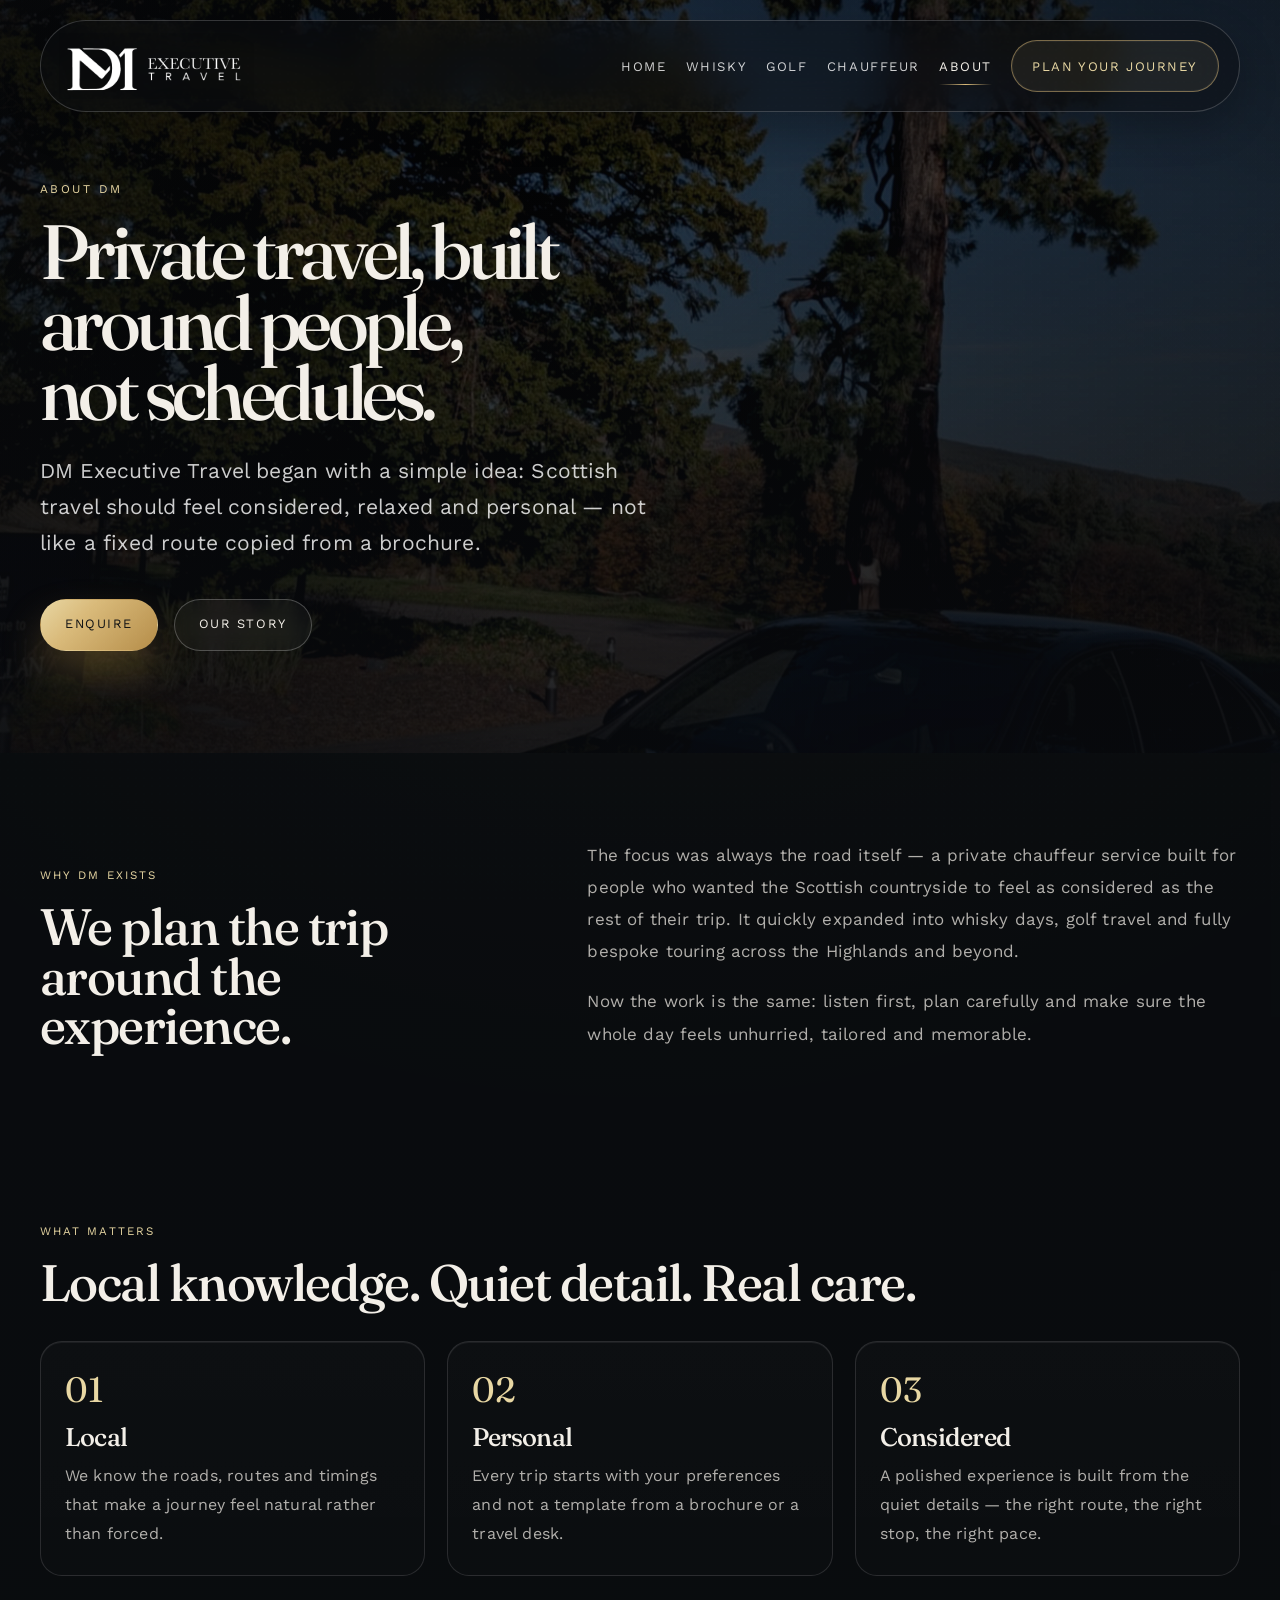
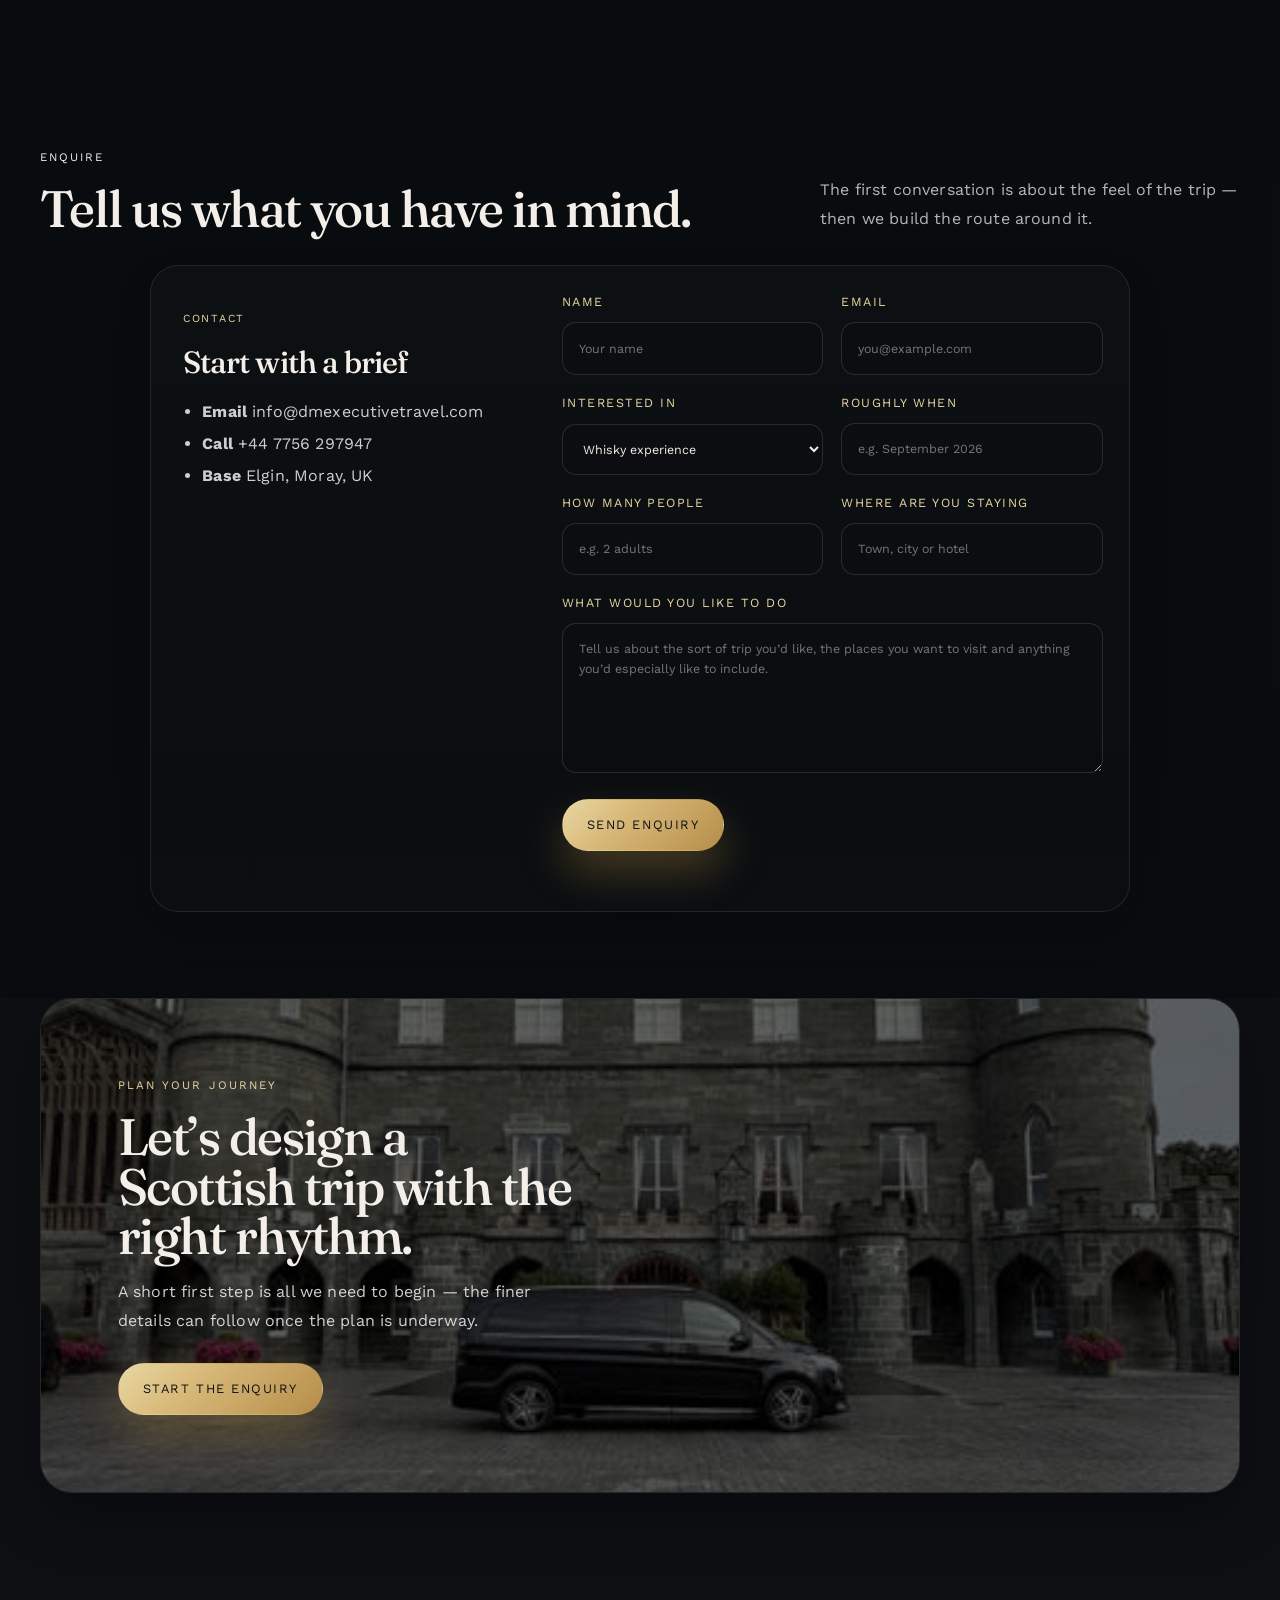
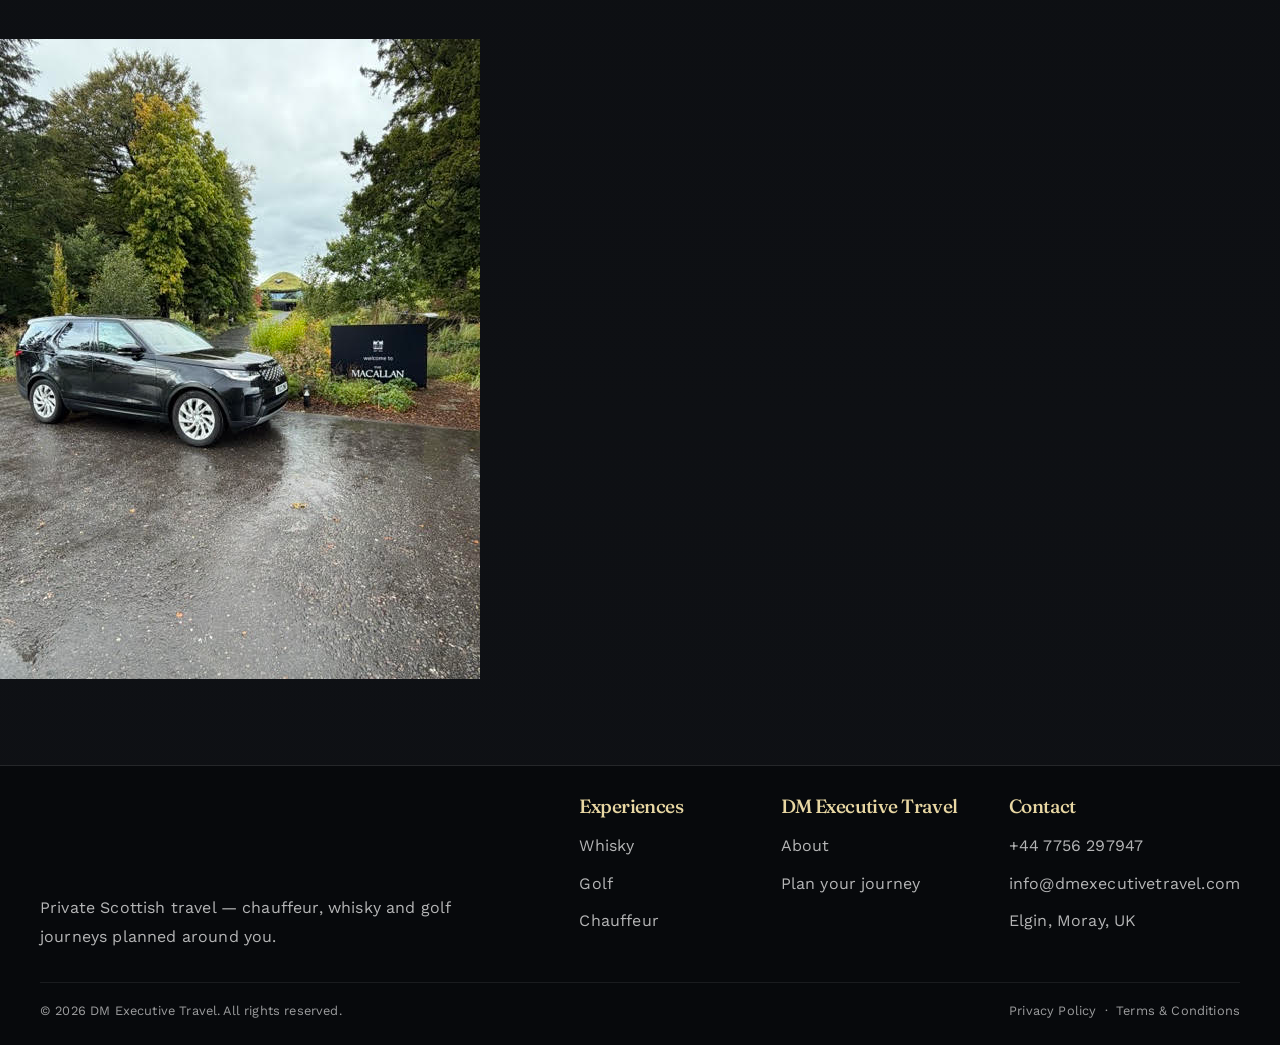
<file: dm exec/about.backup.html>
<!DOCTYPE html>
<html lang="en">
<head>
  <meta charset="UTF-8">

  <meta name="viewport" content="width=device-width, initial-scale=1.0">

  <meta
    name="robots"
    content="noindex, nofollow, noarchive, nosnippet, noimageindex"
  >

  <meta
    name="description"
    content="Learn more about DM Executive Travel and tell us what kind of whisky, golf or private Scotland journey you’d like to plan."
  >

  <title>
    About + Plan Your Journey | DM Executive Travel
  </title>

  <link rel="preconnect" href="https://fonts.googleapis.com">
  <link rel="preconnect" href="https://fonts.gstatic.com" crossorigin>

  <link
    href="https://fonts.googleapis.com/css2?family=Fraunces:ital,opsz,wght@0,9..144,300;0,9..144,400;0,9..144,500;0,9..144,600;1,9..144,400;1,9..144,500&family=Work+Sans:wght@300;400;500;600&display=swap"
    rel="stylesheet"
  >

  <link rel="stylesheet" href="assets/style.css">

  <style>
    .nav__logo {
      display: flex;
      align-items: center;
      justify-content: flex-start;
      width: 195px;
      height: 66px;
      overflow: hidden;
      flex-shrink: 0;
      background: transparent !important;
    }

    .nav__logo img {
      display: block;
      width: 195px;
      height: 66px;
      object-fit: cover;
      object-position: center;
      mix-blend-mode: screen;
      background: transparent;
      border: 0;
    }

    .footer__logo > img {
      display: block;
      width: 220px;
      height: 78px;
      object-fit: cover;
      object-position: center;
      mix-blend-mode: screen;
      background: transparent;
      border: 0;
      margin-bottom: 20px;
    }

    @media (max-width: 1000px) {
      .nav__logo {
        width: 165px;
        height: 58px;
      }

      .nav__logo img {
        width: 165px;
        height: 58px;
      }
    }

    @media (max-width: 700px) {
      .nav__logo {
        width: 145px;
        height: 50px;
      }

      .nav__logo img {
        width: 145px;
        height: 50px;
      }

      .footer__logo > img {
        width: 190px;
        height: 68px;
      }
    }
  </style>

</head>

<body>

  <div class="grain"></div>


  <!-- NAVIGATION -->

  <nav class="nav" id="siteNav">

    <a
      href="index.html"
      class="nav__logo"
      aria-label="DM Executive Travel home"
    >
      <img
        src="assets/logo.svg"
        alt="DM Executive Travel"
      >
    </a>

    <button
      class="nav__toggle"
      id="navToggle"
      aria-label="Menu"
    >
      &#9776;
    </button>

    <div class="nav__links" id="navLinks">

      <a href="index.html">
        Home
      </a>

      <a href="whisky.html">
        Whisky
      </a>

      <a href="golf.html">
        Golf
      </a>

      <a href="chauffeur.html">
        Chauffeur
      </a>

      <a
        href="about.html"
        class="current"
      >
        About
      </a>

      <a
        href="about.html#enquiry"
        class="nav__cta"
      >
        Plan your journey
      </a>

    </div>

  </nav>


  <!-- HERO -->

  <header
    class="hero"
    style="min-height:72vh;"
  >

    <div
      class="page-hero__media"
      style="position:absolute; inset:0;"
    >
      <img
        src="assets/mcallan2.jpg"
        alt="Scottish countryside and road in the Highlands"
        style="animation:kenburns 20s ease-out forwards;"
      >
    </div>

    <div class="page-hero__scrim"></div>

    <div class="page-hero__content">

      <div class="page-hero__inner">

        <p class="page-hero__kicker">
          About DM
        </p>

        <h1>
          Private travel, built around people, not schedules.
        </h1>

        <p class="page-hero__sub">
          DM Executive Travel began with a simple idea:
          Scottish travel should feel considered, relaxed and personal —
          not like a fixed route copied from a brochure.
        </p>

        <div
          style="
            display:flex;
            gap:16px;
            margin-top:38px;
            flex-wrap:wrap;
          "
        >

          <a
            href="#enquiry"
            class="btn btn--gold"
          >
            Enquire
          </a>

          <a
            href="#story"
            class="btn btn--ghost"
          >
            Our story
          </a>

        </div>

      </div>

    </div>

  </header>


  <main>


    <!-- STORY -->

    <section
      class="intro"
      id="story"
    >

      <div class="wrap intro__grid">

        <div>

          <p class="kicker">
            Why DM exists
          </p>

          <h2>
            We plan the trip around the experience.
          </h2>

        </div>


        <div>

          <p class="intro__body">
            The focus was always the road itself — a private chauffeur
            service built for people who wanted the Scottish countryside
            to feel as considered as the rest of their trip. It quickly
            expanded into whisky days, golf travel and fully bespoke touring
            across the Highlands and beyond.
          </p>

          <p class="intro__body">
            Now the work is the same: listen first, plan carefully
            and make sure the whole day feels unhurried, tailored and memorable.
          </p>

        </div>

      </div>

    </section>


    <!-- WHAT MATTERS -->

    <section class="why">

      <div class="wrap">

        <div class="why__head">

          <p class="kicker">
            What matters
          </p>

          <h2>
            Local knowledge. Quiet detail. Real care.
          </h2>

        </div>


        <div class="why__list">


          <div class="why__item">

            <span>01</span>

            <h3>
              Local
            </h3>

            <p>
              We know the roads, routes and timings that make
              a journey feel natural rather than forced.
            </p>

          </div>


          <div class="why__item">

            <span>02</span>

            <h3>
              Personal
            </h3>

            <p>
              Every trip starts with your preferences and not
              a template from a brochure or a travel desk.
            </p>

          </div>


          <div class="why__item">

            <span>03</span>

            <h3>
              Considered
            </h3>

            <p>
              A polished experience is built from the quiet details —
              the right route, the right stop, the right pace.
            </p>

          </div>


        </div>

      </div>

    </section>


    <!-- ENQUIRY -->

    <section
      class="journeys"
      id="enquiry"
    >

      <div class="wrap">


        <div class="journeys__head">

          <div>

            <p
              class="kicker"
              style="color:var(--gold-light);"
            >
              Enquire
            </p>

            <h2>
              Tell us what you have in mind.
            </h2>

          </div>

          <p class="journeys__note">
            The first conversation is about the feel of the trip —
            then we build the route around it.
          </p>

        </div>


        <div class="enquiry-card">


          <div class="enquiry-card__meta">

            <p class="jcard__day">
              Contact
            </p>

            <h3>
              Start with a brief
            </h3>

            <ul>

              <li>
                <b>Email</b>
                info@dmexecutivetravel.com
              </li>

              <li>
                <b>Call</b>
                +44 7756 297947
              </li>

              <li>
                <b>Base</b>
                Elgin, Moray, UK
              </li>

            </ul>

          </div>


          <form
            class="contact-form"
            id="journeyEnquiryForm"
            action="https://formsubmit.co/ajax/info@dmexecutivetravel.com"
            method="post"
          >

            <input type="hidden" name="_subject" value="New DM Executive Travel enquiry">
            <input type="hidden" name="_template" value="table">
            <input type="text" name="_honey" tabindex="-1" autocomplete="off" aria-hidden="true" style="position:absolute;left:-9999px;opacity:0;pointer-events:none;">

            <div class="form-grid">


              <label>

                <span>
                  Name
                </span>

                <input
                  type="text"
                  name="name"
                  required
                  autocomplete="name"
                  placeholder="Your name"
                >

              </label>


              <label>

                <span>
                  Email
                </span>

                <input
                  type="email"
                  name="email"
                  required
                  autocomplete="email"
                  placeholder="you@example.com"
                >

              </label>


              <label>

                <span>
                  Interested in
                </span>

                <select name="interest">

                  <option>
                    Whisky experience
                  </option>

                  <option>
                    Golf trip
                  </option>

                  <option>
                    Private chauffeur
                  </option>

                  <option>
                    Bespoke Scotland tour
                  </option>

                </select>

              </label>


              <label>

                <span>
                  Roughly when
                </span>

                <input
                  type="text"
                  name="dates"
                  placeholder="e.g. September 2026"
                >

              </label>


              <label>

                <span>
                  How many people
                </span>

                <input
                  type="text"
                  name="partySize"
                  placeholder="e.g. 2 adults"
                >

              </label>


              <label>

                <span>
                  Where are you staying
                </span>

                <input
                  type="text"
                  name="stayLocation"
                  placeholder="Town, city or hotel"
                >

              </label>


            </div>


            <label>

              <span>
                What would you like to do
              </span>

              <textarea
                name="message"
                required
                rows="5"
                placeholder="Tell us about the sort of trip you’d like, the places you want to visit and anything you’d especially like to include."
              ></textarea>

            </label>


            <button
              type="submit"
              class="btn btn--gold"
            >
              Send enquiry
            </button>
            <p id="enquiryStatus" role="status" aria-live="polite" style="margin-top:16px;"></p>

          </form>


        </div>

      </div>

    </section>


    <!-- CTA -->

    <section class="cta-band">

      <img
        src="assets/vanoutsidecastle.jpg"
        alt="Scottish landscape with mountains and valley"
      >

      <div class="cta-band__content">

        <p class="kicker">
          Plan your journey
        </p>

        <h2>
          Let’s design a Scottish trip with the right rhythm.
        </h2>

        <p>
          A short first step is all we need to begin —
          the finer details can follow once the plan is underway.
        </p>

        <a
          href="mailto:info@dmexecutivetravel.com"
          class="btn btn--gold"
        >
          Start the enquiry
        </a>

      </div>

    </section>


  
<section class="client-photo-gallery" aria-label="DM Executive Travel photography"><div class="client-photo-gallery__inner"><img src="assets/mcallan.jpg" alt="DM Executive Travel at mcallan" loading="lazy"></div></section>
</main>


  <!-- FOOTER -->

  <footer>

    <div class="wrap">


      <div class="footer__top">


        <div class="footer__logo">

          <img
            src="assets/logo.svg"
            alt="DM Executive Travel"
          >

          <p class="footer__tag">
            Private Scottish travel — chauffeur, whisky
            and golf journeys planned around you.
          </p>

        </div>


        <div class="footer__cols">


          <div class="footer__col">

            <h4>
              Experiences
            </h4>

            <a href="whisky.html">
              Whisky
            </a>

            <a href="golf.html">
              Golf
            </a>

            <a href="chauffeur.html">
              Chauffeur
            </a>

          </div>


          <div class="footer__col">

            <h4>
              DM Executive Travel
            </h4>

            <a href="about.html">
              About
            </a>

            <a href="about.html#enquiry">
              Plan your journey
            </a>

          </div>


          <div class="footer__col">

            <h4>
              Contact
            </h4>

            <p>
              +44 7756 297947
            </p>

            <p>
              info@dmexecutivetravel.com
            </p>

            <p>
              Elgin, Moray, UK
            </p>

          </div>


        </div>

      </div>


      <div class="footer__bottom">

        <span>
          &copy; 2026 DM Executive Travel. All rights reserved.
        </span>

        <span>
          Privacy Policy
          &nbsp;·&nbsp;
          Terms &amp; Conditions
        </span>

      </div>


    </div>

  </footer>


  <script src="assets/site.js"></script>
  <script>
    (() => {
      const form = document.getElementById('journeyEnquiryForm');
      const status = document.getElementById('enquiryStatus');
      if (!form || !status) return;

      form.addEventListener('submit', async (event) => {
        event.preventDefault();
        if (!form.reportValidity()) return;
        const button = form.querySelector('button[type="submit"]');
        button.disabled = true;
        button.textContent = 'Sending…';
        status.textContent = '';
        try {
          const response = await fetch(form.action, {
            method: 'POST',
            body: new FormData(form),
            headers: { 'Accept': 'application/json' }
          });
          const result = await response.json();
          if (!response.ok || result.success === false || result.success === 'false') {
            throw new Error(result.message || 'Submission was not accepted');
          }
          form.reset();
          status.textContent = 'Thank you! Your enquiry has been sent. We’ll be in touch soon.';
        } catch (error) {
          status.textContent = 'Form error: ' + error.message; console.error('FormSubmit error:', error);
        } finally {
          button.disabled = false;
          button.textContent = 'Send enquiry';
        }
      });
    })();
  </script>

</body>
</html>
</file>
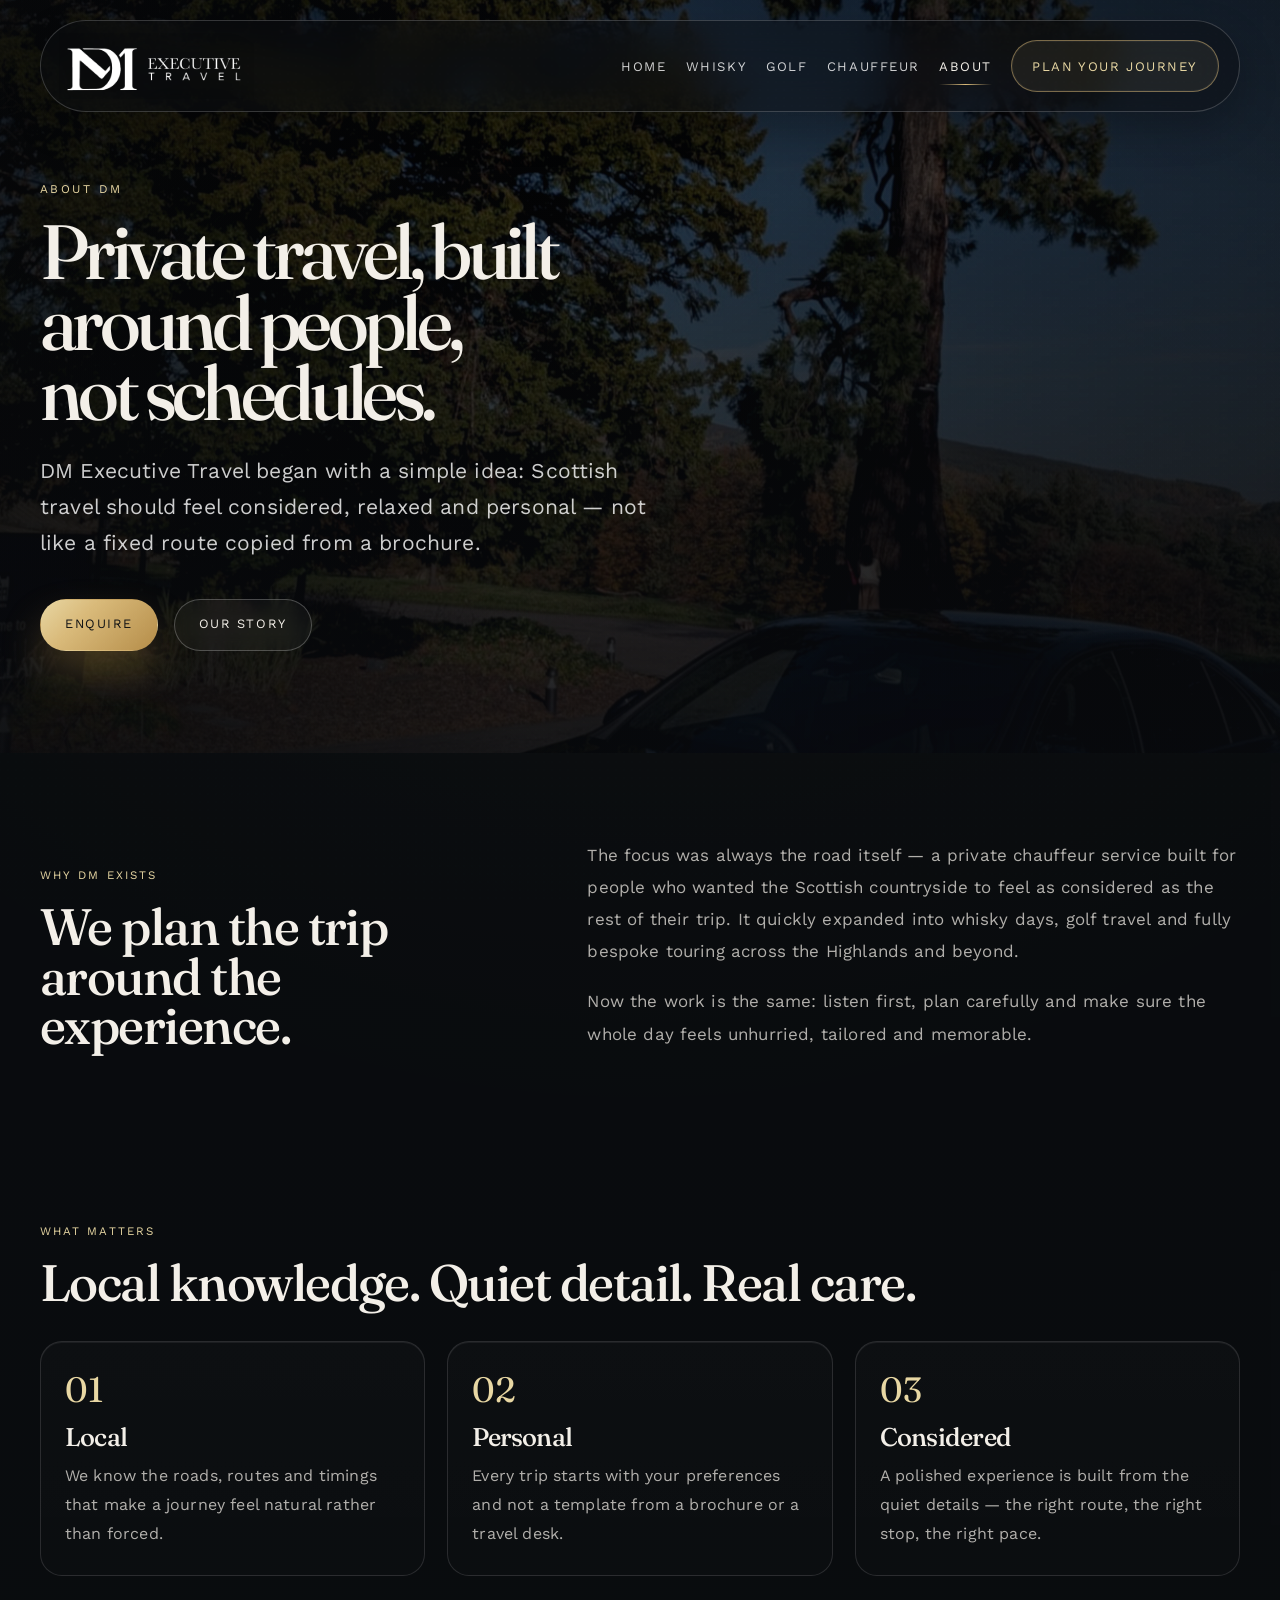
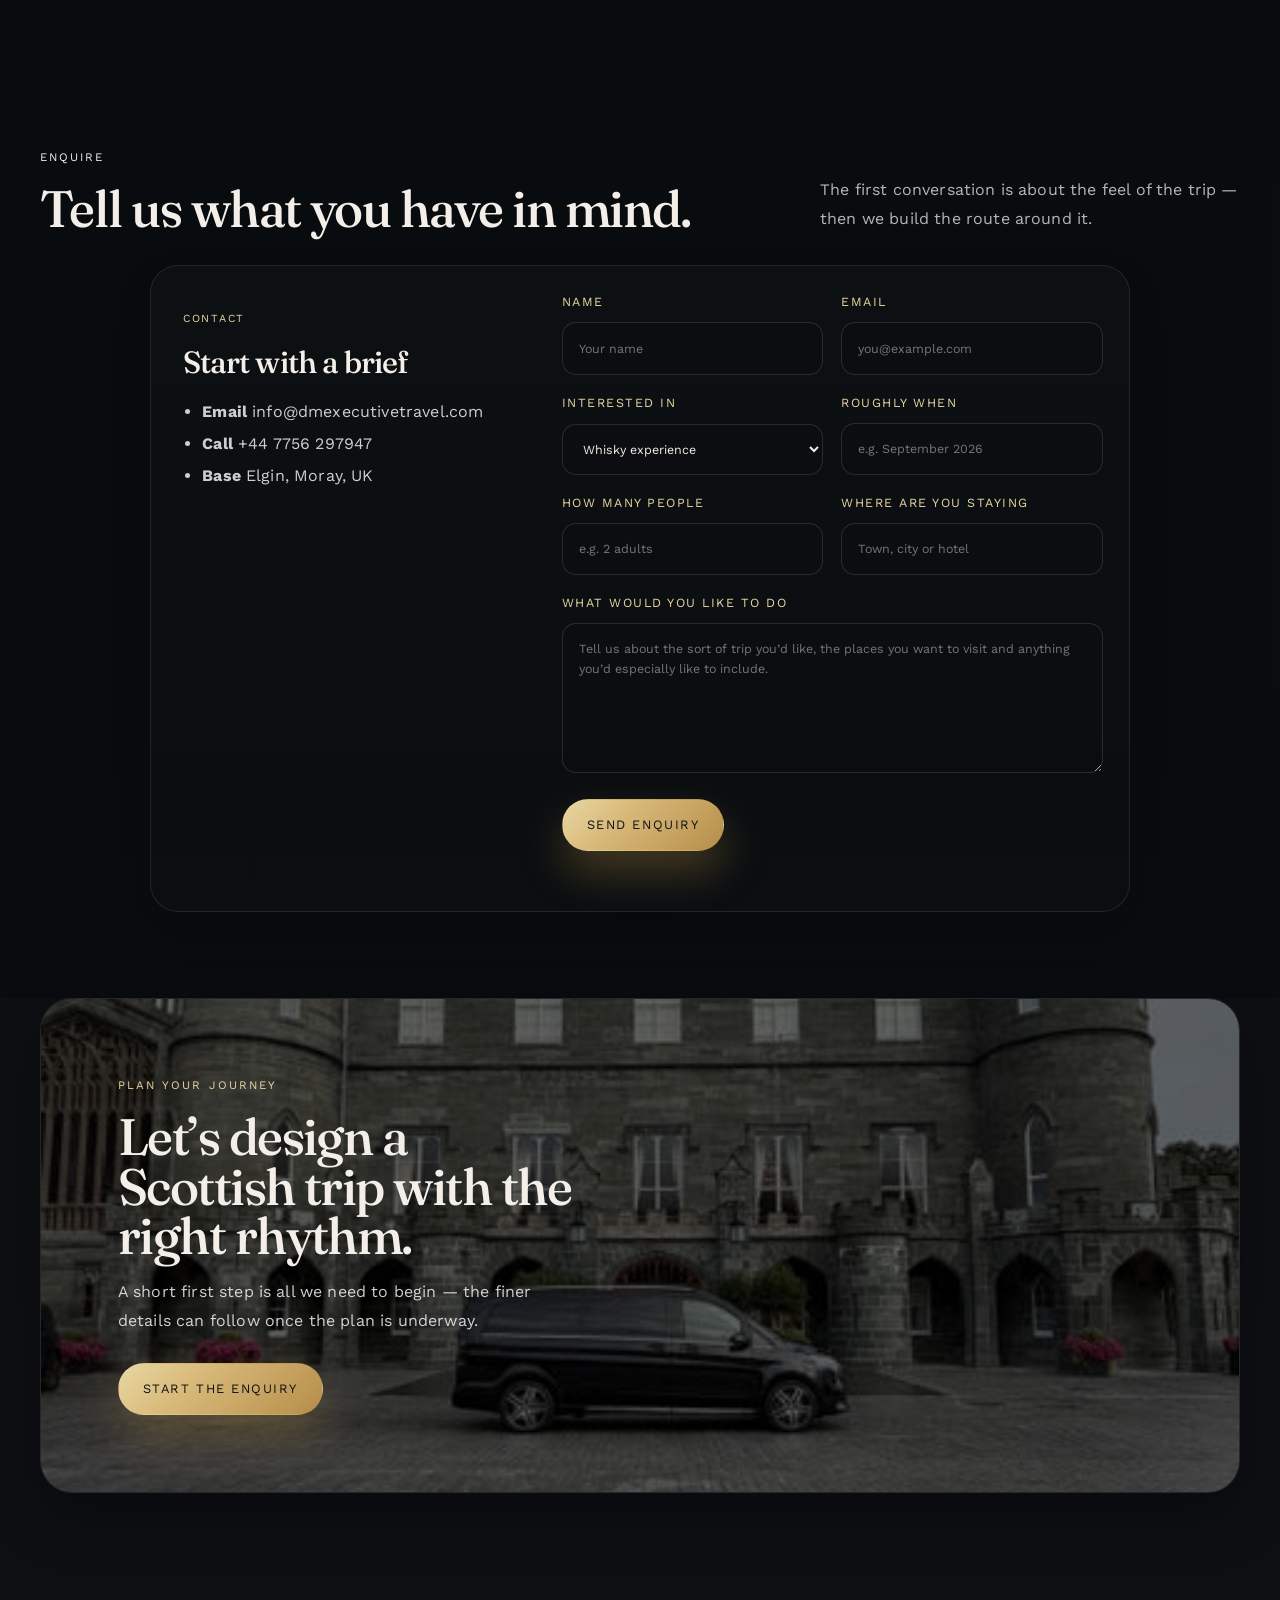
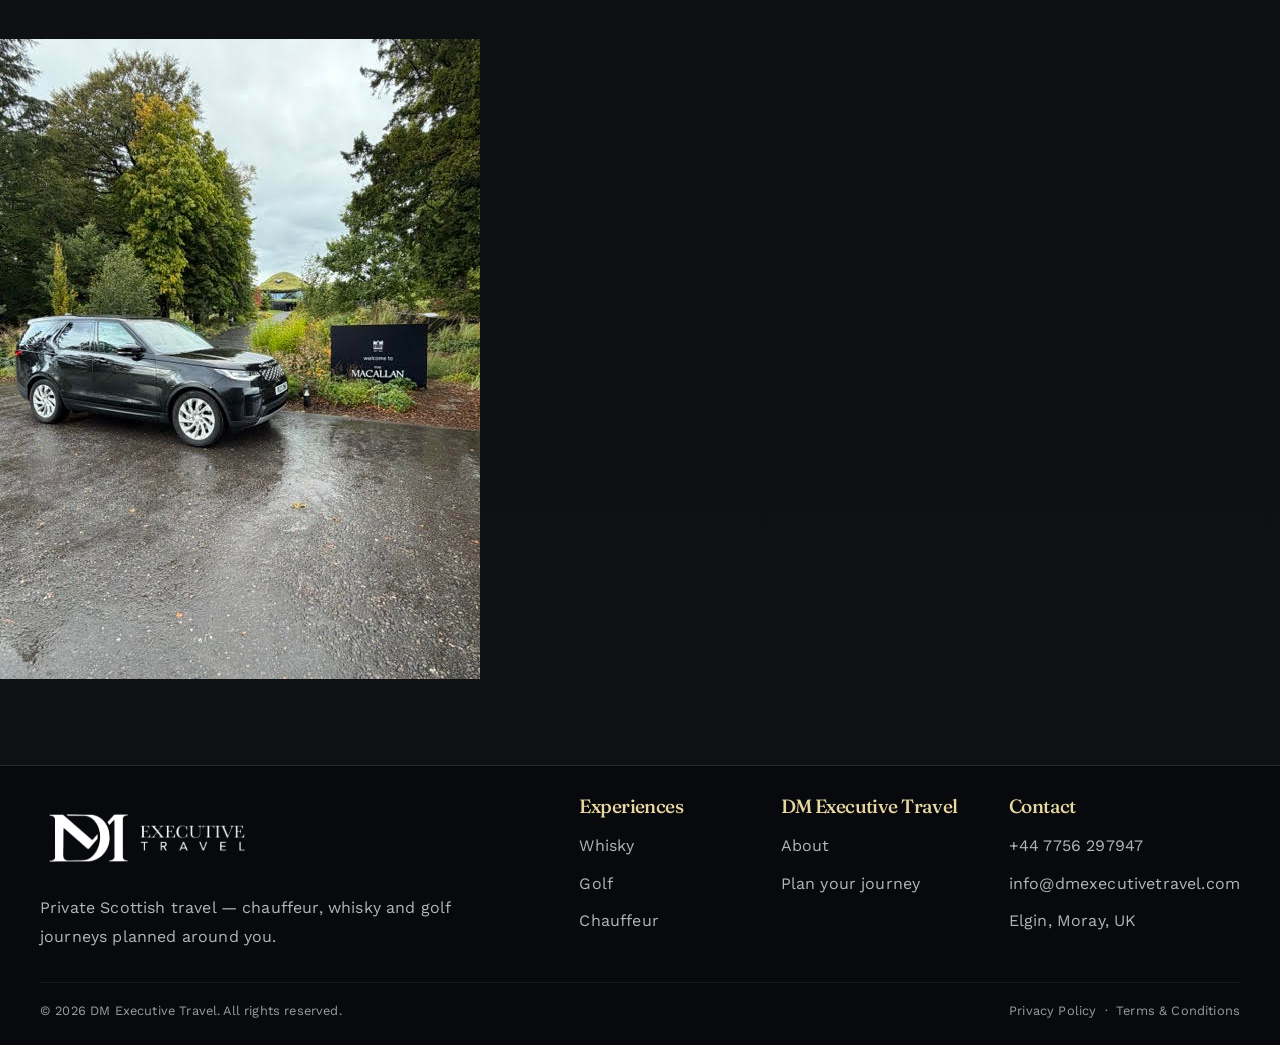
<file: dm exec/about.html>
<!DOCTYPE html>
<html lang="en">
<head>
  <meta charset="UTF-8">

  <meta name="viewport" content="width=device-width, initial-scale=1.0">

  <meta
    name="robots"
    content="noindex, nofollow, noarchive, nosnippet, noimageindex"
  >

  <meta
    name="description"
    content="Learn more about DM Executive Travel and tell us what kind of whisky, golf or private Scotland journey you’d like to plan."
  >

  <title>
    About + Plan Your Journey | DM Executive Travel
  </title>

  <link rel="preconnect" href="https://fonts.googleapis.com">
  <link rel="preconnect" href="https://fonts.gstatic.com" crossorigin>

  <link
    href="https://fonts.googleapis.com/css2?family=Fraunces:ital,opsz,wght@0,9..144,300;0,9..144,400;0,9..144,500;0,9..144,600;1,9..144,400;1,9..144,500&family=Work+Sans:wght@300;400;500;600&display=swap"
    rel="stylesheet"
  >

  <link rel="stylesheet" href="assets/style.css">

  <style>
    .nav__logo {
      display: flex;
      align-items: center;
      justify-content: flex-start;
      width: 195px;
      height: 66px;
      overflow: hidden;
      flex-shrink: 0;
      background: transparent !important;
    }

    .nav__logo img {
      display: block;
      width: 195px;
      height: 66px;
      object-fit: cover;
      object-position: center;
      mix-blend-mode: screen;
      background: transparent;
      border: 0;
    }

    .footer__logo > img {
      display: block;
      width: 220px;
      height: 78px;
      object-fit: cover;
      object-position: center;
      mix-blend-mode: screen;
      background: transparent;
      border: 0;
      margin-bottom: 20px;
    }

    @media (max-width: 1000px) {
      .nav__logo {
        width: 165px;
        height: 58px;
      }

      .nav__logo img {
        width: 165px;
        height: 58px;
      }
    }

    @media (max-width: 700px) {
      .nav__logo {
        width: 145px;
        height: 50px;
      }

      .nav__logo img {
        width: 145px;
        height: 50px;
      }

      .footer__logo > img {
        width: 190px;
        height: 68px;
      }
    }
  </style>

</head>

<body>

  <div class="grain"></div>


  <!-- NAVIGATION -->

  <nav class="nav" id="siteNav">

    <a
      href="index.html"
      class="nav__logo"
      aria-label="DM Executive Travel home"
    >
      <img
        src="assets/logo.svg"
        alt="DM Executive Travel"
      >
    </a>

    <button
      class="nav__toggle"
      id="navToggle"
      aria-label="Menu"
    >
      &#9776;
    </button>

    <div class="nav__links" id="navLinks">

      <a href="index.html">
        Home
      </a>

      <a href="whisky.html">
        Whisky
      </a>

      <a href="golf.html">
        Golf
      </a>

      <a href="chauffeur.html">
        Chauffeur
      </a>

      <a
        href="about.html"
        class="current"
      >
        About
      </a>

      <a
        href="about.html#enquiry"
        class="nav__cta"
      >
        Plan your journey
      </a>

    </div>

  </nav>


  <!-- HERO -->

  <header
    class="hero"
    style="min-height:72vh;"
  >

    <div
      class="page-hero__media"
      style="position:absolute; inset:0;"
    >
      <img
        src="assets/mcallan2.jpg"
        alt="Scottish countryside and road in the Highlands"
        style="animation:kenburns 20s ease-out forwards;"
      >
    </div>

    <div class="page-hero__scrim"></div>

    <div class="page-hero__content">

      <div class="page-hero__inner">

        <p class="page-hero__kicker">
          About DM
        </p>

        <h1>
          Private travel, built around people, not schedules.
        </h1>

        <p class="page-hero__sub">
          DM Executive Travel began with a simple idea:
          Scottish travel should feel considered, relaxed and personal —
          not like a fixed route copied from a brochure.
        </p>

        <div
          style="
            display:flex;
            gap:16px;
            margin-top:38px;
            flex-wrap:wrap;
          "
        >

          <a
            href="#enquiry"
            class="btn btn--gold"
          >
            Enquire
          </a>

          <a
            href="#story"
            class="btn btn--ghost"
          >
            Our story
          </a>

        </div>

      </div>

    </div>

  </header>


  <main>


    <!-- STORY -->

    <section
      class="intro"
      id="story"
    >

      <div class="wrap intro__grid">

        <div>

          <p class="kicker">
            Why DM exists
          </p>

          <h2>
            We plan the trip around the experience.
          </h2>

        </div>


        <div>

          <p class="intro__body">
            The focus was always the road itself — a private chauffeur
            service built for people who wanted the Scottish countryside
            to feel as considered as the rest of their trip. It quickly
            expanded into whisky days, golf travel and fully bespoke touring
            across the Highlands and beyond.
          </p>

          <p class="intro__body">
            Now the work is the same: listen first, plan carefully
            and make sure the whole day feels unhurried, tailored and memorable.
          </p>

        </div>

      </div>

    </section>


    <!-- WHAT MATTERS -->

    <section class="why">

      <div class="wrap">

        <div class="why__head">

          <p class="kicker">
            What matters
          </p>

          <h2>
            Local knowledge. Quiet detail. Real care.
          </h2>

        </div>


        <div class="why__list">


          <div class="why__item">

            <span>01</span>

            <h3>
              Local
            </h3>

            <p>
              We know the roads, routes and timings that make
              a journey feel natural rather than forced.
            </p>

          </div>


          <div class="why__item">

            <span>02</span>

            <h3>
              Personal
            </h3>

            <p>
              Every trip starts with your preferences and not
              a template from a brochure or a travel desk.
            </p>

          </div>


          <div class="why__item">

            <span>03</span>

            <h3>
              Considered
            </h3>

            <p>
              A polished experience is built from the quiet details —
              the right route, the right stop, the right pace.
            </p>

          </div>


        </div>

      </div>

    </section>


    <!-- ENQUIRY -->

    <section
      class="journeys"
      id="enquiry"
    >

      <div class="wrap">


        <div class="journeys__head">

          <div>

            <p
              class="kicker"
              style="color:var(--gold-light);"
            >
              Enquire
            </p>

            <h2>
              Tell us what you have in mind.
            </h2>

          </div>

          <p class="journeys__note">
            The first conversation is about the feel of the trip —
            then we build the route around it.
          </p>

        </div>


        <div class="enquiry-card">


          <div class="enquiry-card__meta">

            <p class="jcard__day">
              Contact
            </p>

            <h3>
              Start with a brief
            </h3>

            <ul>

              <li>
                <b>Email</b>
                info@dmexecutivetravel.com
              </li>

              <li>
                <b>Call</b>
                +44 7756 297947
              </li>

              <li>
                <b>Base</b>
                Elgin, Moray, UK
              </li>

            </ul>

          </div>


          <form
            class="contact-form"
            id="journeyEnquiryForm"
            action="https://formsubmit.co/info@dmexecutivetravel.com"
            method="post"
          >

            <input type="hidden" name="_subject" value="New DM Executive Travel enquiry">
            <input type="hidden" name="_template" value="table">
            <input type="text" name="_honey" tabindex="-1" autocomplete="off" aria-hidden="true" style="position:absolute;left:-9999px;opacity:0;pointer-events:none;">

            <div class="form-grid">


              <label>

                <span>
                  Name
                </span>

                <input
                  type="text"
                  name="name"
                  required
                  autocomplete="name"
                  placeholder="Your name"
                >

              </label>


              <label>

                <span>
                  Email
                </span>

                <input
                  type="email"
                  name="email"
                  required
                  autocomplete="email"
                  placeholder="you@example.com"
                >

              </label>


              <label>

                <span>
                  Interested in
                </span>

                <select name="interest">

                  <option>
                    Whisky experience
                  </option>

                  <option>
                    Golf trip
                  </option>

                  <option>
                    Private chauffeur
                  </option>

                  <option>
                    Bespoke Scotland tour
                  </option>

                </select>

              </label>


              <label>

                <span>
                  Roughly when
                </span>

                <input
                  type="text"
                  name="dates"
                  placeholder="e.g. September 2026"
                >

              </label>


              <label>

                <span>
                  How many people
                </span>

                <input
                  type="text"
                  name="partySize"
                  placeholder="e.g. 2 adults"
                >

              </label>


              <label>

                <span>
                  Where are you staying
                </span>

                <input
                  type="text"
                  name="stayLocation"
                  placeholder="Town, city or hotel"
                >

              </label>


            </div>


            <label>

              <span>
                What would you like to do
              </span>

              <textarea
                name="message"
                required
                rows="5"
                placeholder="Tell us about the sort of trip you’d like, the places you want to visit and anything you’d especially like to include."
              ></textarea>

            </label>


            <button
              type="submit"
              class="btn btn--gold"
            >
              Send enquiry
            </button>
            <p id="enquiryStatus" role="status" aria-live="polite" style="margin-top:16px;"></p>

          </form>


        </div>

      </div>

    </section>


    <!-- CTA -->

    <section class="cta-band">

      <img
        src="assets/vanoutsidecastle.jpg"
        alt="Scottish landscape with mountains and valley"
      >

      <div class="cta-band__content">

        <p class="kicker">
          Plan your journey
        </p>

        <h2>
          Let’s design a Scottish trip with the right rhythm.
        </h2>

        <p>
          A short first step is all we need to begin —
          the finer details can follow once the plan is underway.
        </p>

        <a
          href="mailto:info@dmexecutivetravel.com"
          class="btn btn--gold"
        >
          Start the enquiry
        </a>

      </div>

    </section>


  
<section class="client-photo-gallery" aria-label="DM Executive Travel photography"><div class="client-photo-gallery__inner"><img src="assets/mcallan.jpg" alt="DM Executive Travel at mcallan" loading="lazy"></div></section>
</main>


  <!-- FOOTER -->

  <footer>

    <div class="wrap">


      <div class="footer__top">


        <div class="footer__logo">

          <img
            src="assets/logo.svg"
            alt="DM Executive Travel"
          >

          <p class="footer__tag">
            Private Scottish travel — chauffeur, whisky
            and golf journeys planned around you.
          </p>

        </div>


        <div class="footer__cols">


          <div class="footer__col">

            <h4>
              Experiences
            </h4>

            <a href="whisky.html">
              Whisky
            </a>

            <a href="golf.html">
              Golf
            </a>

            <a href="chauffeur.html">
              Chauffeur
            </a>

          </div>


          <div class="footer__col">

            <h4>
              DM Executive Travel
            </h4>

            <a href="about.html">
              About
            </a>

            <a href="about.html#enquiry">
              Plan your journey
            </a>

          </div>


          <div class="footer__col">

            <h4>
              Contact
            </h4>

            <p>
              +44 7756 297947
            </p>

            <p>
              info@dmexecutivetravel.com
            </p>

            <p>
              Elgin, Moray, UK
            </p>

          </div>


        </div>

      </div>


      <div class="footer__bottom">

        <span>
          &copy; 2026 DM Executive Travel. All rights reserved.
        </span>

        <span>
          Privacy Policy
          &nbsp;·&nbsp;
          Terms &amp; Conditions
        </span>

      </div>


    </div>

  </footer>


  <script src="assets/site.js"></script>


</body>
</html>
</file>
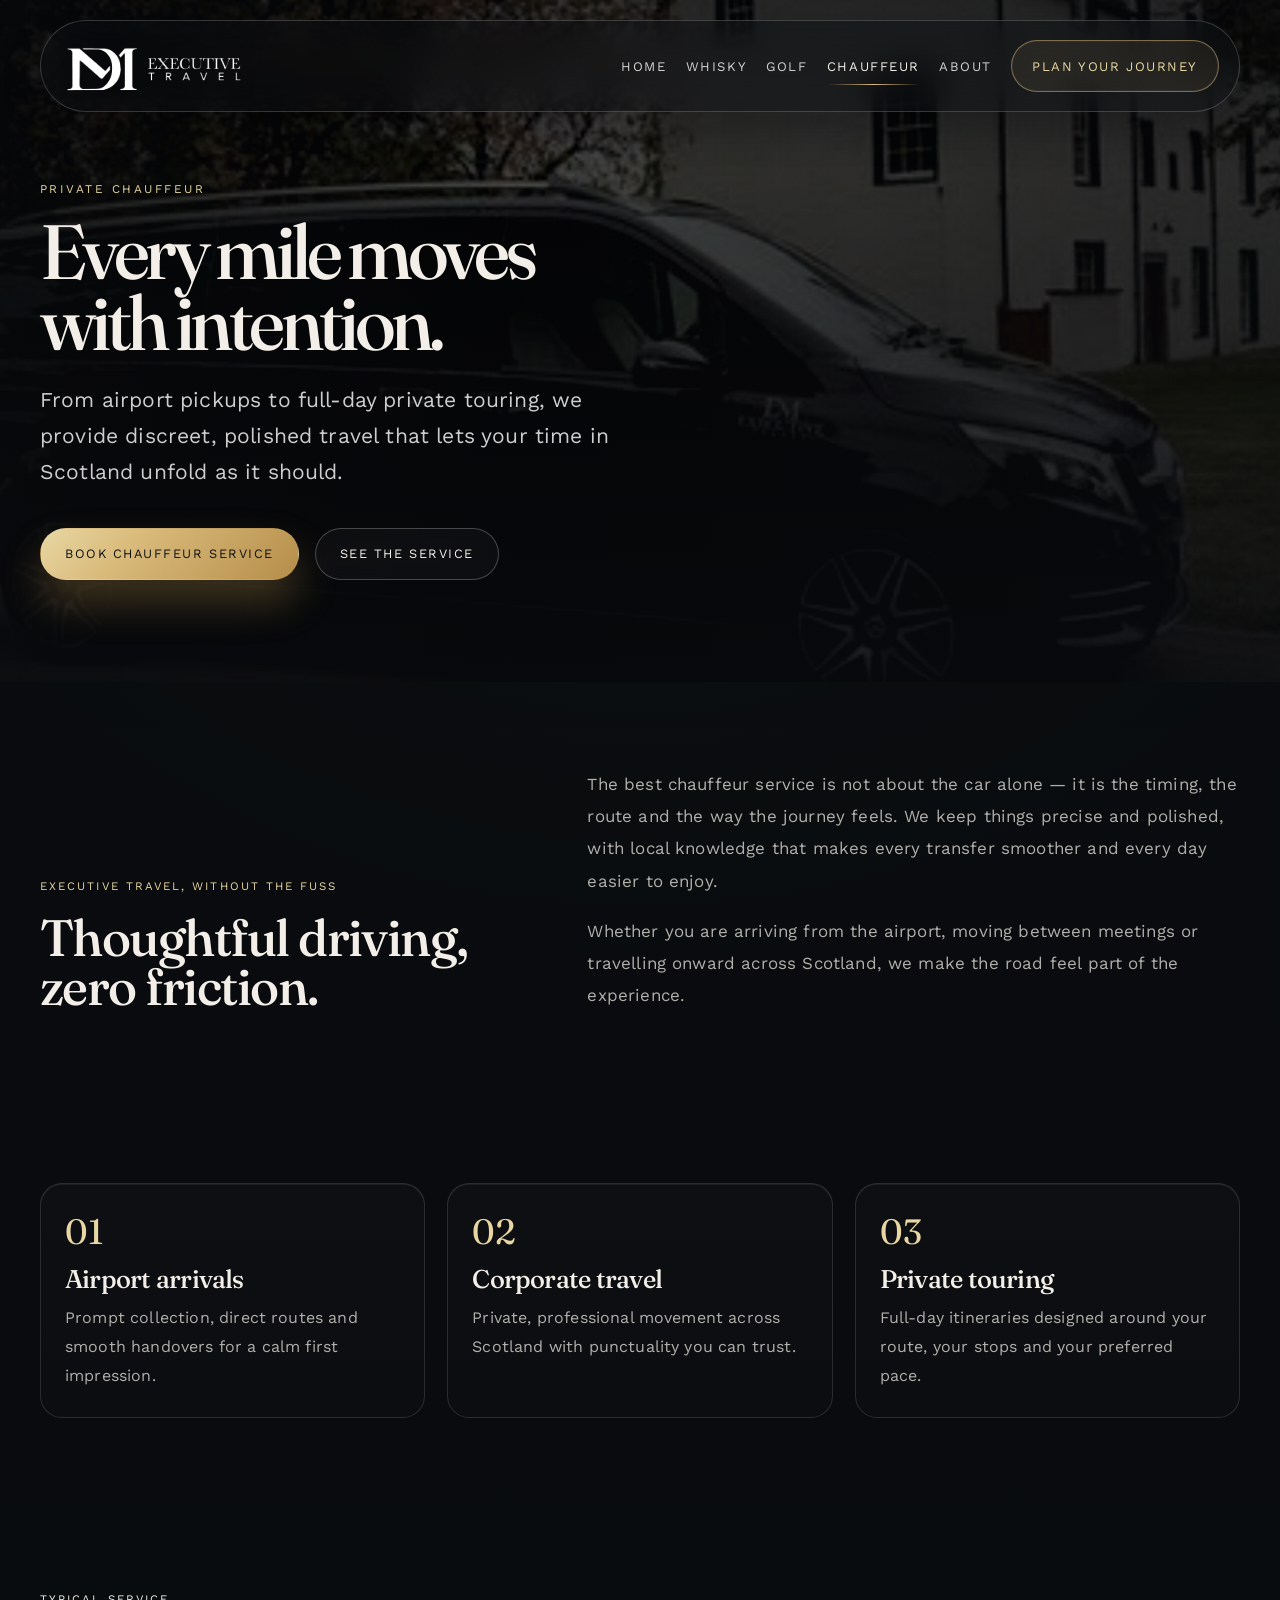
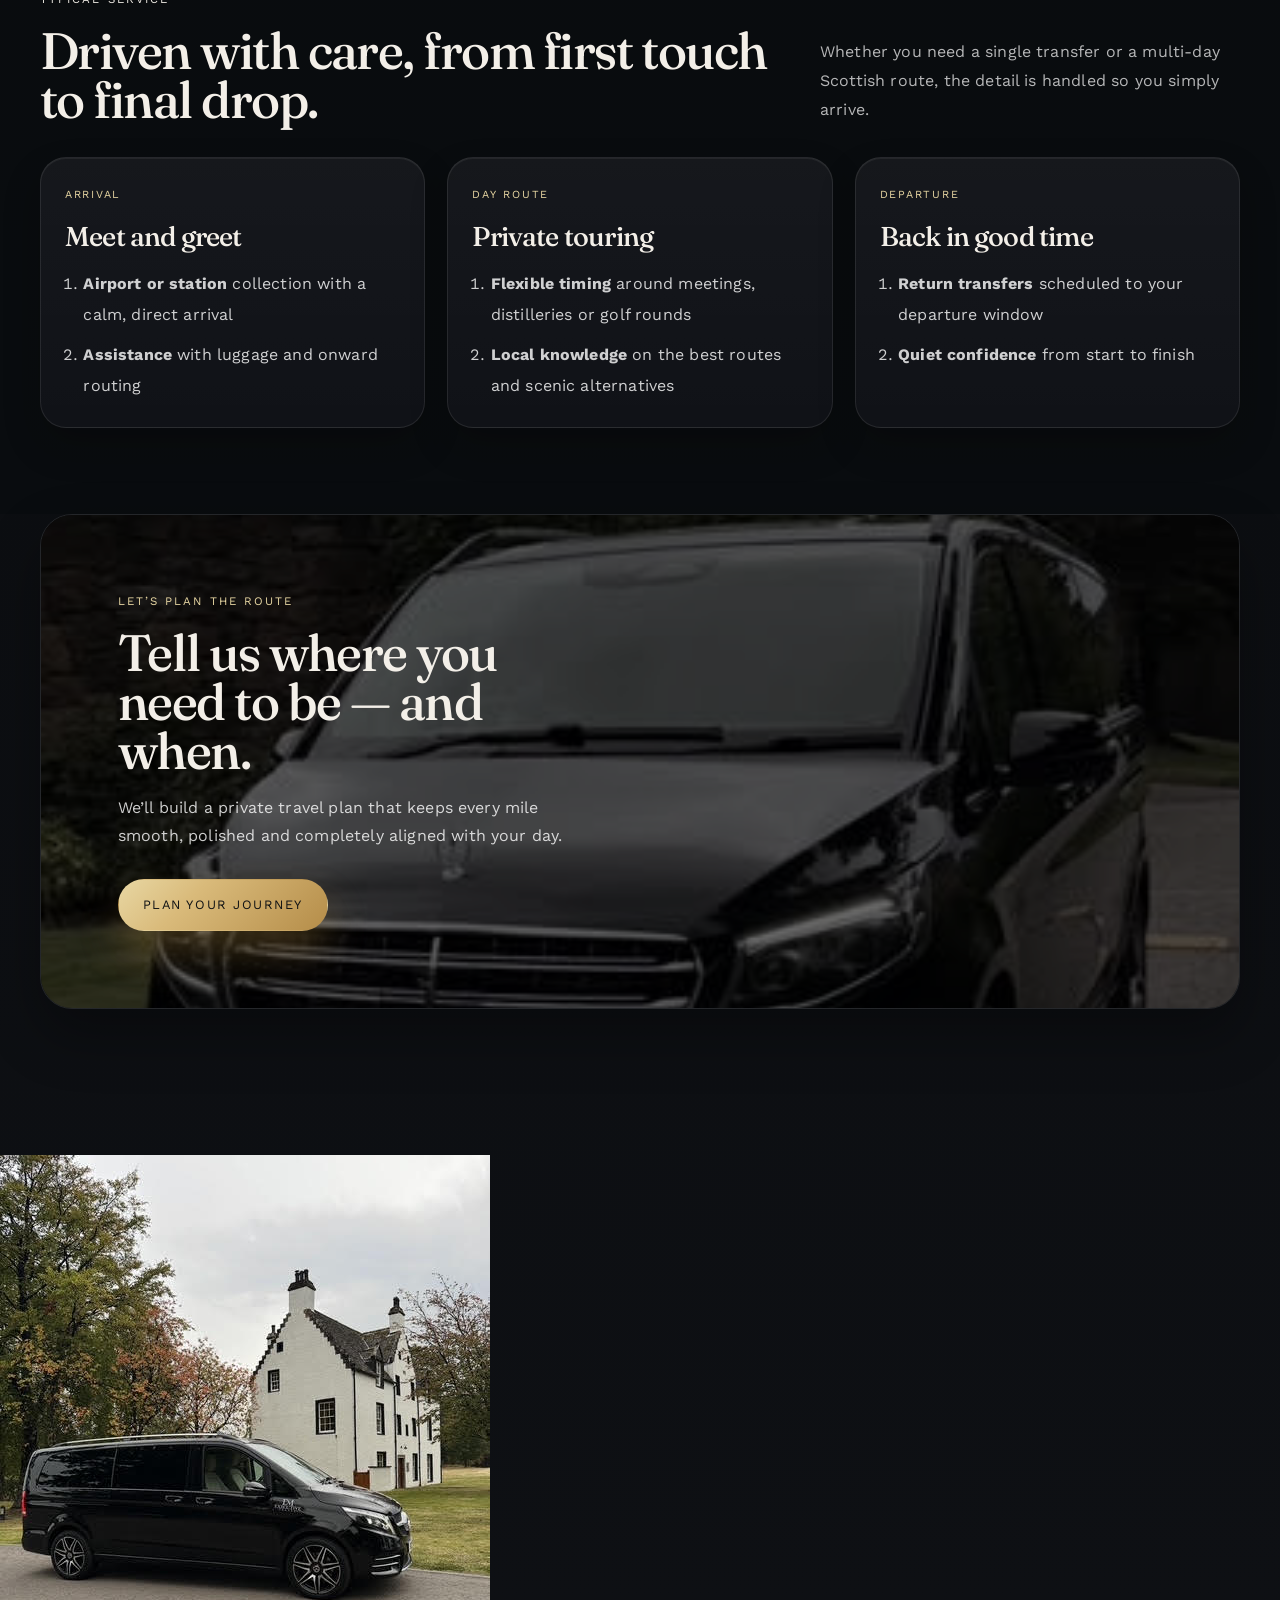
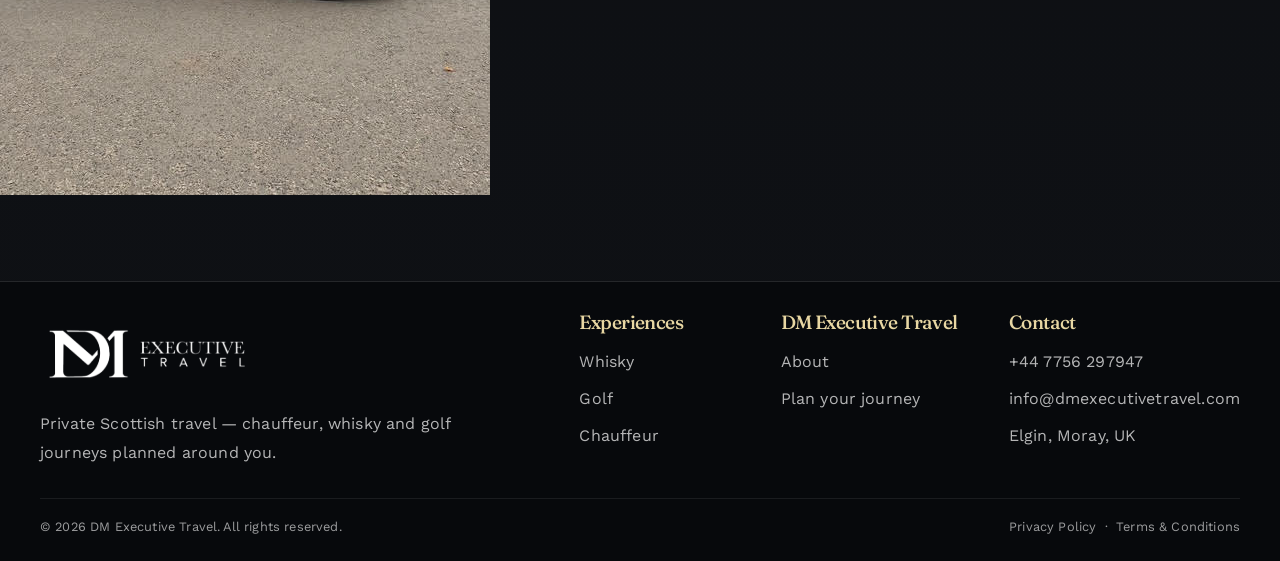
<file: dm exec/chauffeur.html>
<!DOCTYPE html>
<html lang="en">
<head>
  <meta charset="UTF-8">

  <meta name="viewport" content="width=device-width, initial-scale=1.0">

  <meta
    name="robots"
    content="noindex, nofollow, noarchive, nosnippet, noimageindex"
  >

  <meta
    name="description"
    content="Executive chauffeur travel across Scotland for airport transfers, corporate travel, events and private journeys arranged around your schedule."
  >

  <title>
    Private Chauffeur Scotland | DM Executive Travel
  </title>

  <link rel="preconnect" href="https://fonts.googleapis.com">
  <link rel="preconnect" href="https://fonts.gstatic.com" crossorigin>

  <link
    href="https://fonts.googleapis.com/css2?family=Fraunces:ital,opsz,wght@0,9..144,300;0,9..144,400;0,9..144,500;0,9..144,600;1,9..144,400;1,9..144,500&family=Work+Sans:wght@300;400;500;600&display=swap"
    rel="stylesheet"
  >

  <link rel="stylesheet" href="assets/style.css">
 
  <style>
    .nav__logo {
      display: flex;
      align-items: center;
      justify-content: flex-start;
      width: 195px;
      height: 66px;
      overflow: hidden;
      flex-shrink: 0;
      background: transparent !important;
    }

    .nav__logo img {
      display: block;
      width: 195px;
      height: 66px;
      object-fit: cover;
      object-position: center;
      mix-blend-mode: screen;
      background: transparent;
      border: 0;
    }

    .footer__logo > img {
      display: block;
      width: 220px;
      height: 78px;
      object-fit: cover;
      object-position: center;
      mix-blend-mode: screen;
      background: transparent;
      border: 0;
      margin-bottom: 20px;
    }

    @media (max-width: 1000px) {
      .nav__logo {
        width: 165px;
        height: 58px;
      }

      .nav__logo img {
        width: 165px;
        height: 58px;
      }
    }

    @media (max-width: 700px) {
      .nav__logo {
        width: 145px;
        height: 50px;
      }

      .nav__logo img {
        width: 145px;
        height: 50px;
      }

      .footer__logo > img {
        width: 190px;
        height: 68px;
      }
    }
  </style>

</head>

<body>

  <div class="grain"></div>


  <!-- NAVIGATION -->

  <nav class="nav" id="siteNav">

    <a
      href="index.html"
      class="nav__logo"
      aria-label="DM Executive Travel home"
    >
      <img
        src="assets/logo.svg"
        alt="DM Executive Travel"
      >
    </a>

    <button
      class="nav__toggle"
      id="navToggle"
      aria-label="Menu"
    >
      &#9776;
    </button>

    <div class="nav__links" id="navLinks">

      <a href="index.html">
        Home
      </a>

      <a href="whisky.html">
        Whisky
      </a>

      <a href="golf.html">
        Golf
      </a>

      <a
        href="chauffeur.html"
        class="current"
      >
        Chauffeur
      </a>

      <a href="about.html">
        About
      </a>

      <a
        href="about.html#enquiry"
        class="nav__cta"
      >
        Plan your journey
      </a>

    </div>

  </nav>


  <!-- HERO -->

  <header
    class="hero"
    style="min-height:72vh;"
  >

    <div
      class="page-hero__media"
      style="position:absolute; inset:0;"
    >
      <img
        src="assets/vanpic.jpg"
        alt="Luxury chauffeur car on a Scottish road"
        style="animation:kenburns 20s ease-out forwards;"
      >
    </div>

    <div class="page-hero__scrim"></div>

    <div class="page-hero__content">

      <div class="page-hero__inner">

        <p class="page-hero__kicker">
          Private chauffeur
        </p>

        <h1>
          Every mile moves with intention.
        </h1>

        <p class="page-hero__sub">
          From airport pickups to full-day private touring,
          we provide discreet, polished travel that lets your
          time in Scotland unfold as it should.
        </p>

        <div
          style="
            display:flex;
            gap:16px;
            margin-top:38px;
            flex-wrap:wrap;
          "
        >

          <a
            href="about.html#enquiry"
            class="btn btn--gold"
          >
            Book chauffeur service
          </a>

          <a
            href="#experience"
            class="btn btn--ghost"
          >
            See the service
          </a>

        </div>

      </div>

    </div>

  </header>


  <main>


    <!-- INTRO -->

    <section
      class="intro"
      id="experience"
    >

      <div class="wrap intro__grid">

        <div>

          <p class="kicker">
            Executive travel, without the fuss
          </p>

          <h2>
            Thoughtful driving, zero friction.
          </h2>

        </div>


        <div>

          <p class="intro__body">
            The best chauffeur service is not about the car alone —
            it is the timing, the route and the way the journey feels.
            We keep things precise and polished, with local knowledge
            that makes every transfer smoother and every day easier
            to enjoy.
          </p>

          <p class="intro__body">
            Whether you are arriving from the airport, moving between
            meetings or travelling onward across Scotland, we make
            the road feel part of the experience.
          </p>

        </div>

      </div>

    </section>


    <!-- SERVICE TYPES -->

    <section class="why">

      <div class="wrap">

        <div class="why__list">


          <div class="why__item">

            <span>01</span>

            <h3>
              Airport arrivals
            </h3>

            <p>
              Prompt collection, direct routes and smooth
              handovers for a calm first impression.
            </p>

          </div>


          <div class="why__item">

            <span>02</span>

            <h3>
              Corporate travel
            </h3>

            <p>
              Private, professional movement across Scotland
              with punctuality you can trust.
            </p>

          </div>


          <div class="why__item">

            <span>03</span>

            <h3>
              Private touring
            </h3>

            <p>
              Full-day itineraries designed around your route,
              your stops and your preferred pace.
            </p>

          </div>


        </div>

      </div>

    </section>


    <!-- TYPICAL SERVICE -->

    <section class="journeys">

      <div class="wrap">


        <div class="journeys__head">

          <div>

            <p
              class="kicker"
              style="color:var(--gold-light);"
            >
              Typical service
            </p>

            <h2>
              Driven with care, from first touch to final drop.
            </h2>

          </div>

          <p class="journeys__note">
            Whether you need a single transfer or a multi-day
            Scottish route, the detail is handled so you simply arrive.
          </p>

        </div>


        <div class="journeys__track">


          <div class="jcard">

            <p class="jcard__day">
              Arrival
            </p>

            <h3>
              Meet and greet
            </h3>

            <ol>

              <li>
                <b>Airport or station</b>
                collection with a calm, direct arrival
              </li>

              <li>
                <b>Assistance</b>
                with luggage and onward routing
              </li>

            </ol>

          </div>


          <div class="jcard">

            <p class="jcard__day">
              Day route
            </p>

            <h3>
              Private touring
            </h3>

            <ol>

              <li>
                <b>Flexible timing</b>
                around meetings, distilleries or golf rounds
              </li>

              <li>
                <b>Local knowledge</b>
                on the best routes and scenic alternatives
              </li>

            </ol>

          </div>


          <div class="jcard">

            <p class="jcard__day">
              Departure
            </p>

            <h3>
              Back in good time
            </h3>

            <ol>

              <li>
                <b>Return transfers</b>
                scheduled to your departure window
              </li>

              <li>
                <b>Quiet confidence</b>
                from start to finish
              </li>

            </ol>

          </div>


        </div>

      </div>

    </section>


    <!-- CTA -->

    <section class="cta-band">

      <img
        src="assets/van.jpg"
        alt="Executive black car on a luxury road trip"
      >

      <div class="cta-band__content">

        <p class="kicker">
          Let’s plan the route
        </p>

        <h2>
          Tell us where you need to be — and when.
        </h2>

        <p>
          We’ll build a private travel plan that keeps every mile
          smooth, polished and completely aligned with your day.
        </p>

        <a
          href="about.html#enquiry"
          class="btn btn--gold"
        >
          Plan your journey
        </a>

      </div>

    </section>


  
<section class="client-photo-gallery" aria-label="DM Executive Travel photography"><div class="client-photo-gallery__inner"><img src="assets/vanpic.jpg" alt="DM Executive Travel at vanpic" loading="lazy"></div></section>
</main>


  <!-- FOOTER -->

  <footer>

    <div class="wrap">


      <div class="footer__top">


        <div class="footer__logo">

          <img
            src="assets/logo.svg"
            alt="DM Executive Travel"
          >

          <p class="footer__tag">
            Private Scottish travel — chauffeur, whisky
            and golf journeys planned around you.
          </p>

        </div>


        <div class="footer__cols">


          <div class="footer__col">

            <h4>
              Experiences
            </h4>

            <a href="whisky.html">
              Whisky
            </a>

            <a href="golf.html">
              Golf
            </a>

            <a href="chauffeur.html">
              Chauffeur
            </a>

          </div>


          <div class="footer__col">

            <h4>
              DM Executive Travel
            </h4>

            <a href="about.html">
              About
            </a>

            <a href="about.html#enquiry">
              Plan your journey
            </a>

          </div>


          <div class="footer__col">

            <h4>
              Contact
            </h4>

            <p>
              +44 7756 297947
            </p>

            <p>
              info@dmexecutivetravel.com
            </p>

            <p>
              Elgin, Moray, UK
            </p>

          </div>


        </div>

      </div>


      <div class="footer__bottom">

        <span>
          &copy; 2026 DM Executive Travel. All rights reserved.
        </span>

        <span>
          Privacy Policy
          &nbsp;·&nbsp;
          Terms &amp; Conditions
        </span>

      </div>


    </div>

  </footer>


  <script src="assets/site.js"></script>

</body>
</html>
</file>
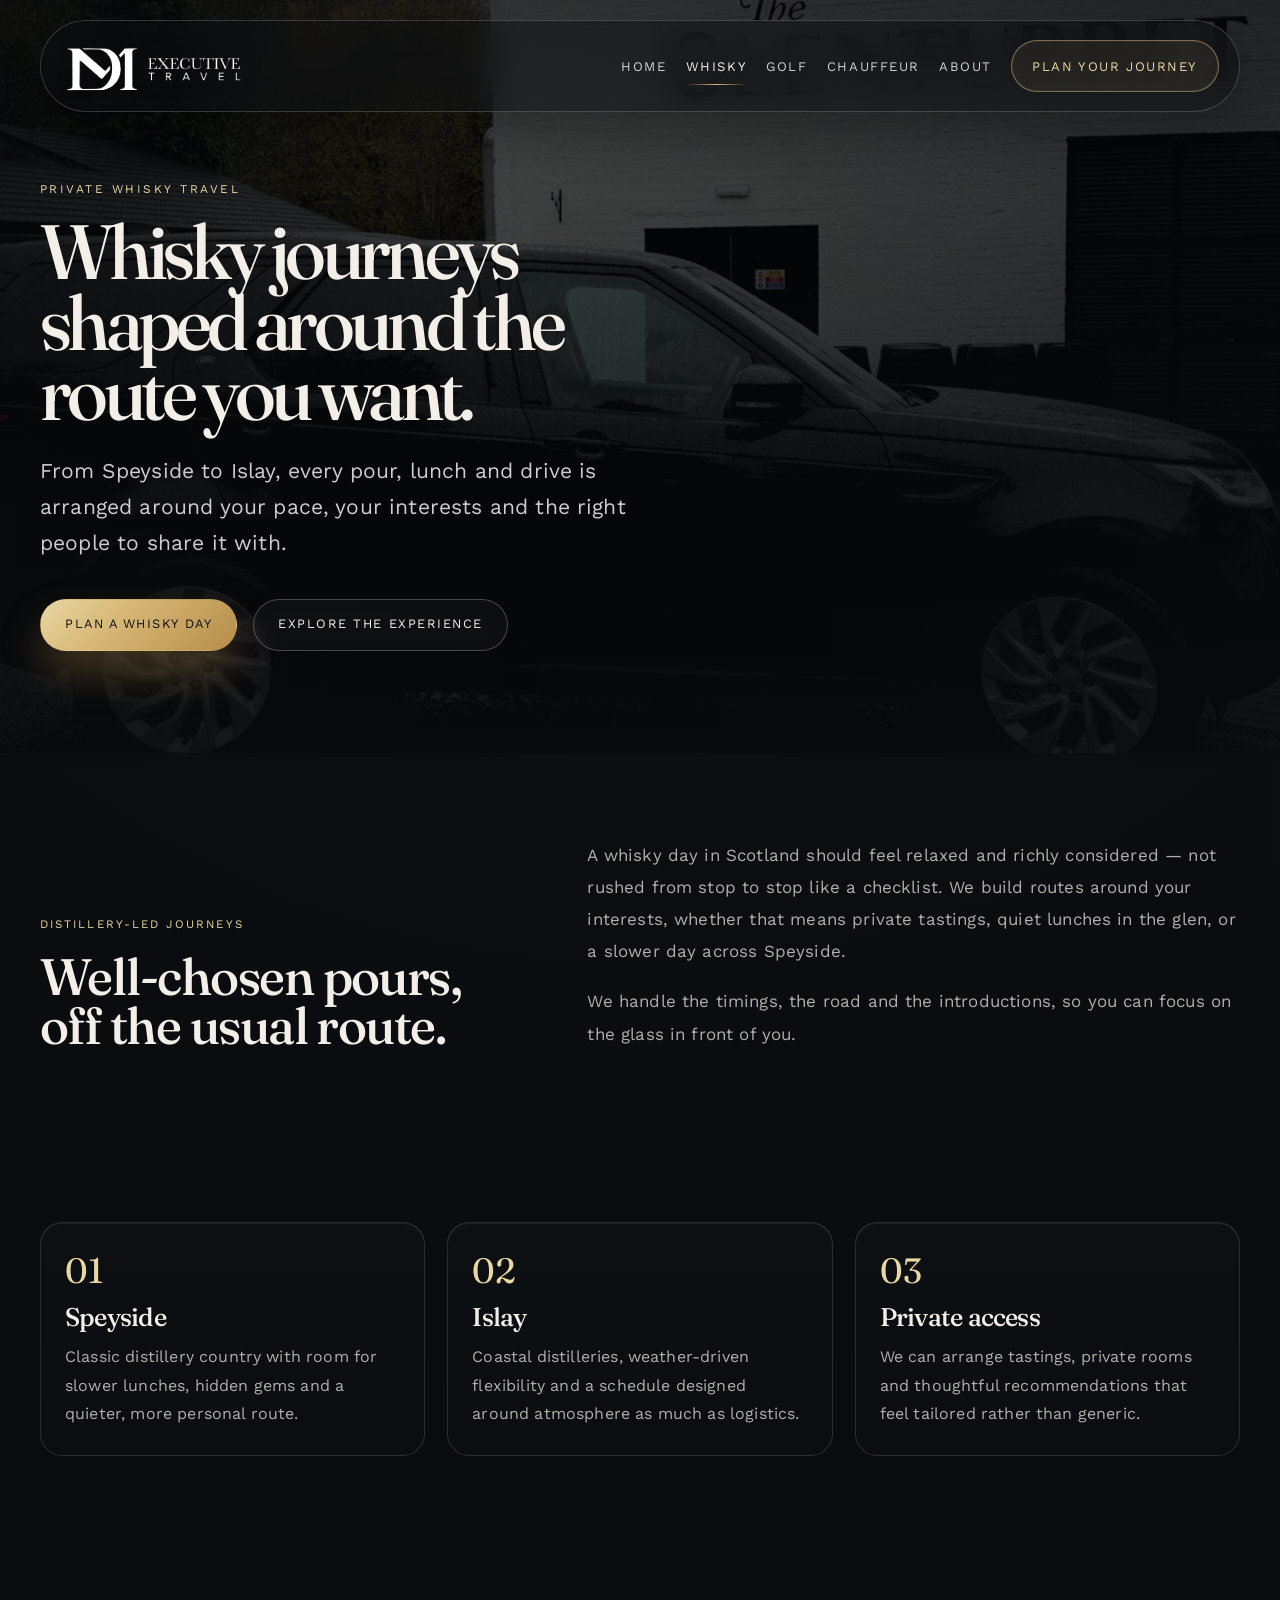
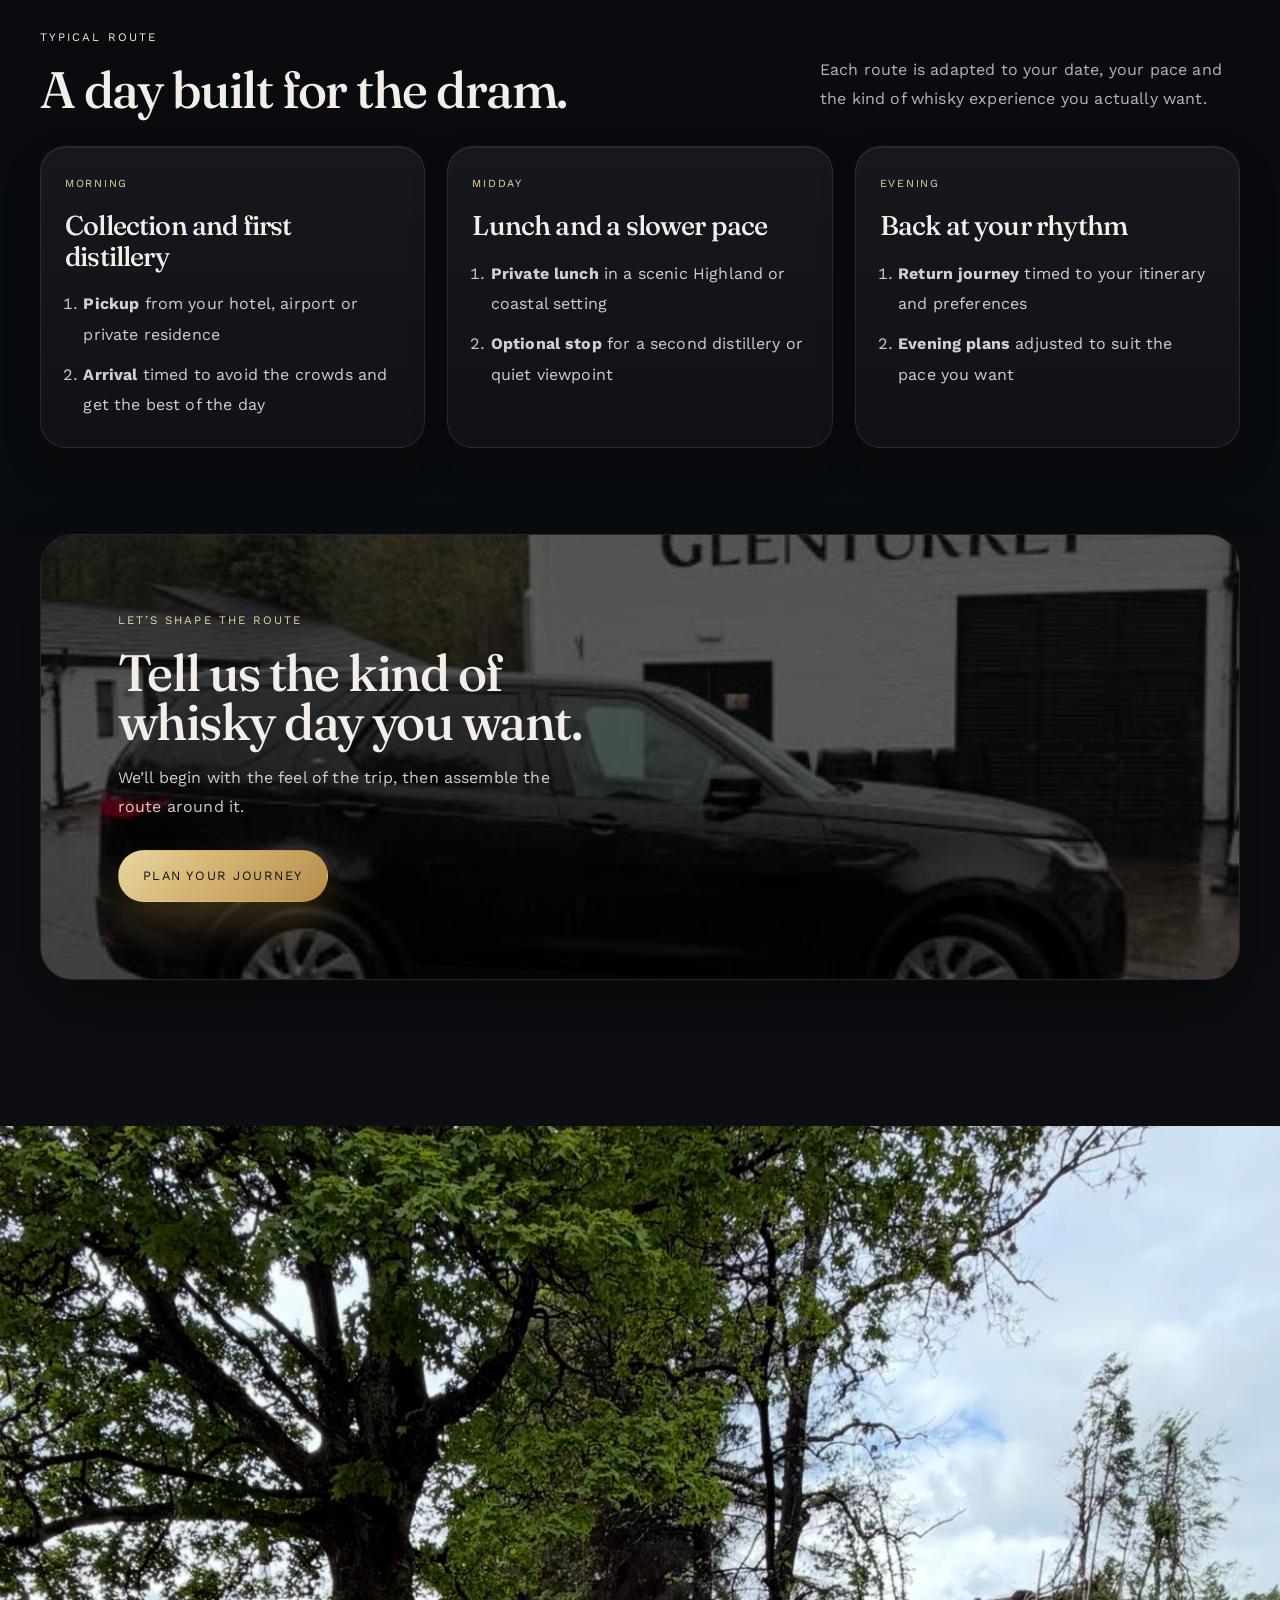
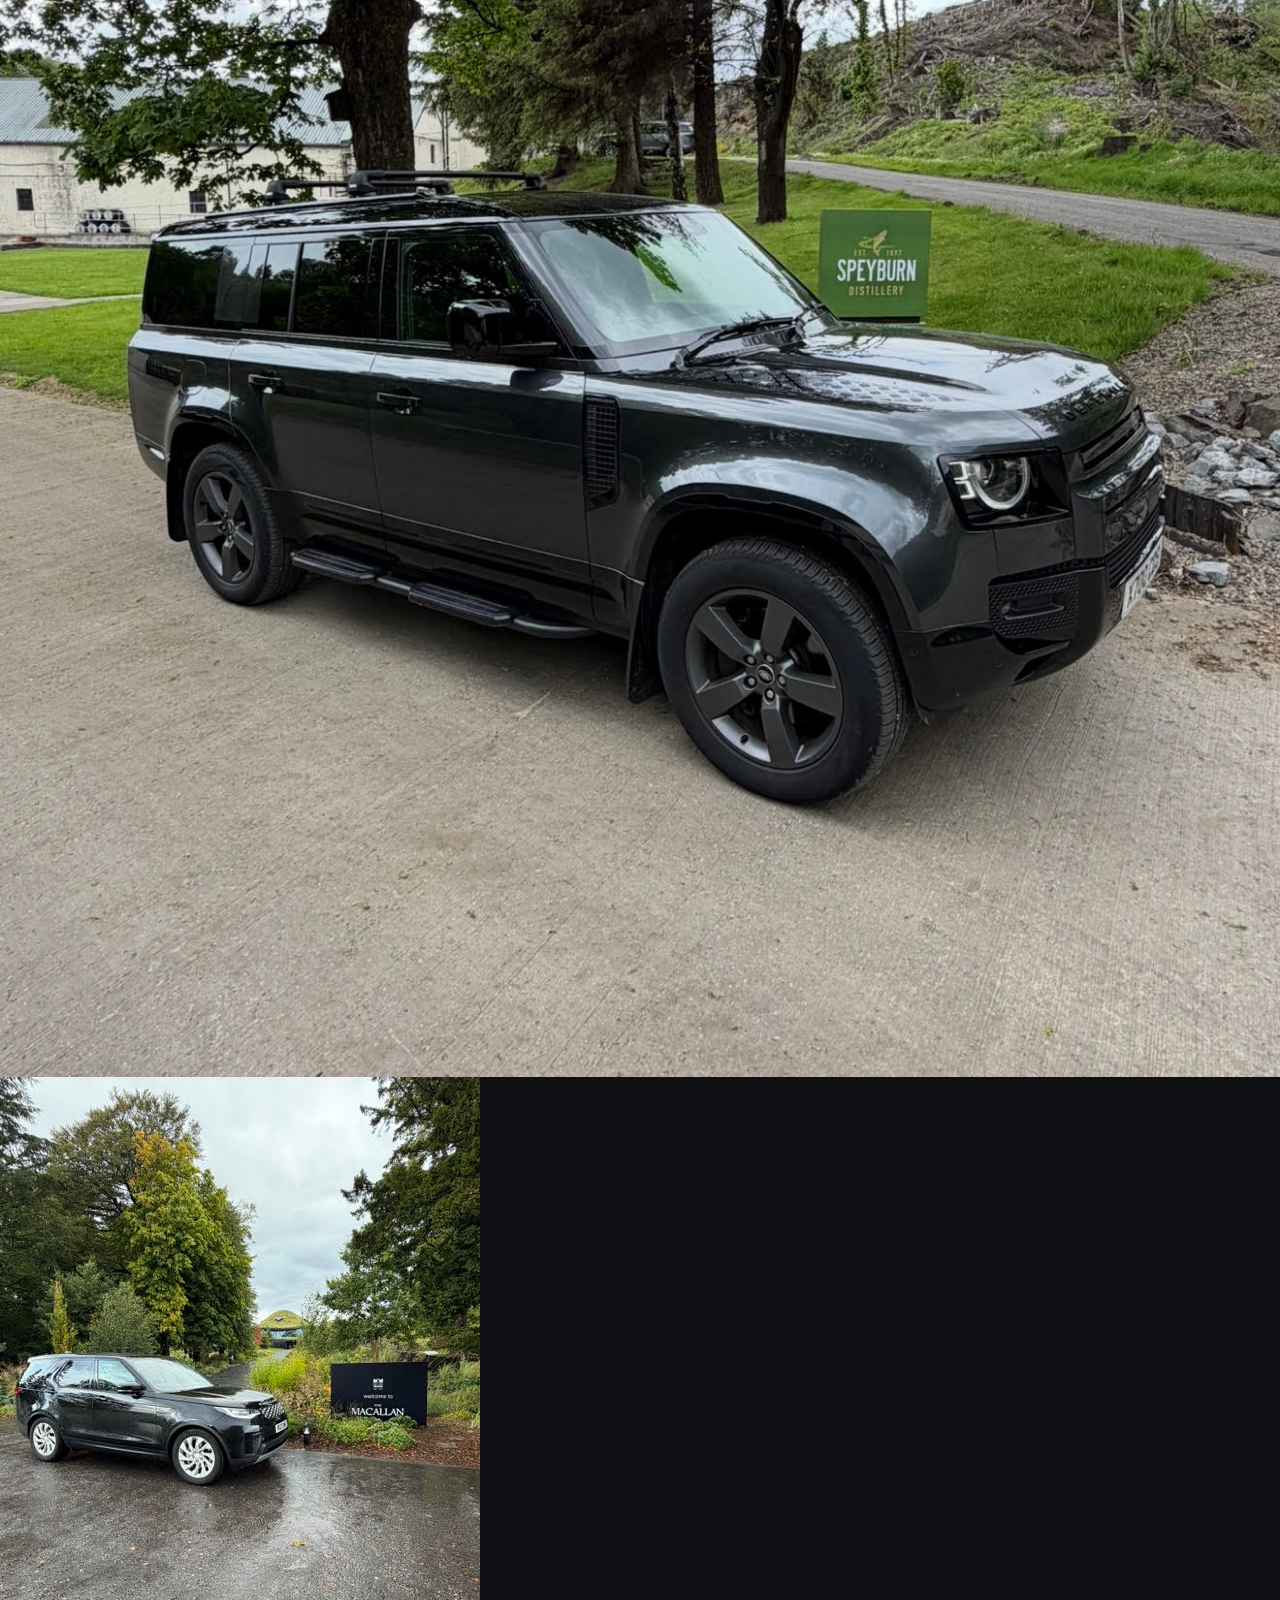
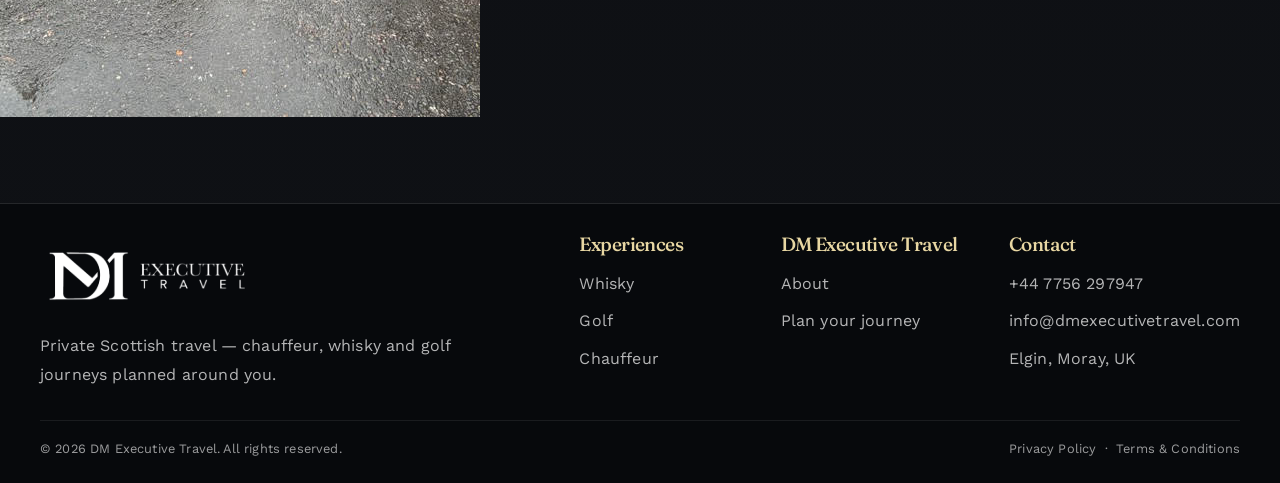
<file: dm exec/whisky.html>
<!DOCTYPE html>
<html lang="en">
<head>
  <meta charset="UTF-8">

  <meta name="viewport" content="width=device-width, initial-scale=1.0">

  <meta
    name="robots"
    content="noindex, nofollow, noarchive, nosnippet, noimageindex"
  >

  <meta
    name="description"
    content="Private whisky journeys through Speyside, Islay and the Highlands with tailored routes, distillery visits and beautifully paced Scottish travel."
  >

  <title>
    Private Speyside & Highland Whisky Tours | DM Executive Travel
  </title>

  <link rel="preconnect" href="https://fonts.googleapis.com">
  <link rel="preconnect" href="https://fonts.gstatic.com" crossorigin>

  <link
    href="https://fonts.googleapis.com/css2?family=Fraunces:ital,opsz,wght@0,9..144,300;0,9..144,400;0,9..144,500;0,9..144,600;1,9..144,400;1,9..144,500&family=Work+Sans:wght@300;400;500;600&display=swap"
    rel="stylesheet"
  >

  <link rel="stylesheet" href="assets/style.css">
 
  <!-- New DM logo styling -->
  <style>
    /* ================================
       NEW DM EXECUTIVE TRAVEL LOGO
       ================================ */

    .nav__logo {
      display: flex;
      align-items: center;
      justify-content: flex-start;

      width: 195px;
      height: 66px;

      overflow: hidden;
      flex-shrink: 0;

      background: transparent !important;
    }

    .nav__logo img {
      display: block;

      width: 195px;
      height: 66px;

      object-fit: cover;
      object-position: center;

      mix-blend-mode: screen;

      background: transparent;
      border: 0;
    }


    /* Footer version */

    .footer__logo > img {
      display: block;

      width: 220px;
      height: 78px;

      object-fit: cover;
      object-position: center;

      mix-blend-mode: screen;

      background: transparent;
      border: 0;

      margin-bottom: 20px;
    }


    /* Tablet */

    @media (max-width: 1000px) {
      .nav__logo {
        width: 165px;
        height: 58px;
      }

      .nav__logo img {
        width: 165px;
        height: 58px;
      }
    }


    /* Mobile */

    @media (max-width: 700px) {
      .nav__logo {
        width: 145px;
        height: 50px;
      }

      .nav__logo img {
        width: 145px;
        height: 50px;
      }

      .footer__logo > img {
        width: 190px;
        height: 68px;
      }
    }
  </style>

</head>


<body>

  <div class="grain"></div>


  <!-- ================================
       NAVIGATION
       ================================ -->

  <nav class="nav" id="siteNav">

    <a
      href="index.html"
      class="nav__logo"
      aria-label="DM Executive Travel home"
    >
      <img
        src="assets/logo.svg"
        alt="DM Executive Travel"
      >
    </a>

    <button
      class="nav__toggle"
      id="navToggle"
      aria-label="Menu"
    >
      &#9776;
    </button>

    <div class="nav__links" id="navLinks">

      <a href="index.html">
        Home
      </a>

      <a
        href="whisky.html"
        class="current"
      >
        Whisky
      </a>

      <a href="golf.html">
        Golf
      </a>

      <a href="chauffeur.html">
        Chauffeur
      </a>

      <a href="about.html">
        About
      </a>

      <a
        href="about.html#enquiry"
        class="nav__cta"
      >
        Plan your journey
      </a>

    </div>

  </nav>



  <!-- ================================
       HERO
       ================================ -->

  <header
    class="hero"
    style="min-height:72vh;"
  >

    <div
      class="page-hero__media"
      style="position:absolute; inset:0;"
    >

      <img
        src="assets/glenturret.jpg"
        alt="Whisky casks in a Scottish distillery"
        style="animation:kenburns 20s ease-out forwards;"
      >

    </div>

    <div class="page-hero__scrim"></div>


    <div class="page-hero__content">

      <div class="page-hero__inner">

        <p class="page-hero__kicker">
          Private whisky travel
        </p>

        <h1>
          Whisky journeys shaped around the route you want.
        </h1>

        <p class="page-hero__sub">
          From Speyside to Islay, every pour, lunch and drive
          is arranged around your pace, your interests and
          the right people to share it with.
        </p>

        <div
          style="
            display:flex;
            gap:16px;
            margin-top:38px;
            flex-wrap:wrap;
          "
        >

          <a
            href="about.html#enquiry"
            class="btn btn--gold"
          >
            Plan a whisky day
          </a>

          <a
            href="#experience"
            class="btn btn--ghost"
          >
            Explore the experience
          </a>

        </div>

      </div>

    </div>

  </header>



  <main>


    <!-- ================================
         INTRO
         ================================ -->

    <section
      class="intro"
      id="experience"
    >

      <div class="wrap intro__grid">

        <div>

          <p class="kicker">
            Distillery-led journeys
          </p>

          <h2>
            Well-chosen pours, off the usual route.
          </h2>

        </div>


        <div>

          <p class="intro__body">
            A whisky day in Scotland should feel relaxed
            and richly considered — not rushed from stop
            to stop like a checklist. We build routes around
            your interests, whether that means private tastings,
            quiet lunches in the glen, or a slower day across
            Speyside.
          </p>

          <p class="intro__body">
            We handle the timings, the road and the introductions,
            so you can focus on the glass in front of you.
          </p>

        </div>

      </div>

    </section>



    <!-- ================================
         REGIONS / WHY
         ================================ -->

    <section class="why">

      <div class="wrap">

        <div class="why__list">


          <div class="why__item">

            <span>01</span>

            <h3>
              Speyside
            </h3>

            <p>
              Classic distillery country with room for slower
              lunches, hidden gems and a quieter, more personal route.
            </p>

          </div>



          <div class="why__item">

            <span>02</span>

            <h3>
              Islay
            </h3>

            <p>
              Coastal distilleries, weather-driven flexibility
              and a schedule designed around atmosphere as much
              as logistics.
            </p>

          </div>



          <div class="why__item">

            <span>03</span>

            <h3>
              Private access
            </h3>

            <p>
              We can arrange tastings, private rooms and thoughtful
              recommendations that feel tailored rather than generic.
            </p>

          </div>


        </div>

      </div>

    </section>



    <!-- ================================
         TYPICAL ROUTE
         ================================ -->

    <section class="journeys">

      <div class="wrap">


        <div class="journeys__head">

          <div>

            <p
              class="kicker"
              style="color:var(--gold-light);"
            >
              Typical route
            </p>

            <h2>
              A day built for the dram.
            </h2>

          </div>


          <p class="journeys__note">
            Each route is adapted to your date, your pace
            and the kind of whisky experience you actually want.
          </p>

        </div>



        <div class="journeys__track">


          <div class="jcard">

            <p class="jcard__day">
              Morning
            </p>

            <h3>
              Collection and first distillery
            </h3>

            <ol>

              <li>
                <b>Pickup</b>
                from your hotel, airport or private residence
              </li>

              <li>
                <b>Arrival</b>
                timed to avoid the crowds and get the best of the day
              </li>

            </ol>

          </div>



          <div class="jcard">

            <p class="jcard__day">
              Midday
            </p>

            <h3>
              Lunch and a slower pace
            </h3>

            <ol>

              <li>
                <b>Private lunch</b>
                in a scenic Highland or coastal setting
              </li>

              <li>
                <b>Optional stop</b>
                for a second distillery or quiet viewpoint
              </li>

            </ol>

          </div>



          <div class="jcard">

            <p class="jcard__day">
              Evening
            </p>

            <h3>
              Back at your rhythm
            </h3>

            <ol>

              <li>
                <b>Return journey</b>
                timed to your itinerary and preferences
              </li>

              <li>
                <b>Evening plans</b>
                adjusted to suit the pace you want
              </li>

            </ol>

          </div>


        </div>

      </div>

    </section>



    <!-- ================================
         CTA
         ================================ -->

    <section class="cta-band">

      <img
        src="assets/caratwhisky.jpg"
        alt="Warm Scottish whisky glass in a dimly lit setting"
      >

      <div class="cta-band__content">

        <p class="kicker">
          Let’s shape the route
        </p>

        <h2>
          Tell us the kind of whisky day you want.
        </h2>

        <p>
          We’ll begin with the feel of the trip,
          then assemble the route around it.
        </p>

        <a
          href="about.html#enquiry"
          class="btn btn--gold"
        >
          Plan your journey
        </a>

      </div>

    </section>


  
<section class="client-photo-gallery" aria-label="DM Executive Travel photography"><div class="client-photo-gallery__inner"><img src="assets/speyburn.jpg" alt="DM Executive Travel at speyburn" loading="lazy"><img src="assets/mcallan.jpg" alt="DM Executive Travel at mcallan" loading="lazy"></div></section>
</main>



  <!-- ================================
       FOOTER
       ================================ -->

  <footer>

    <div class="wrap">


      <div class="footer__top">


        <div class="footer__logo">

          <img
            src="assets/logo.svg"
            alt="DM Executive Travel"
          >

          <p class="footer__tag">
            Private Scottish travel — chauffeur, whisky
            and golf journeys planned around you.
          </p>

        </div>



        <div class="footer__cols">


          <div class="footer__col">

            <h4>
              Experiences
            </h4>

            <a href="whisky.html">
              Whisky
            </a>

            <a href="golf.html">
              Golf
            </a>

            <a href="chauffeur.html">
              Chauffeur
            </a>

          </div>



          <div class="footer__col">

            <h4>
              DM Executive Travel
            </h4>

            <a href="about.html">
              About
            </a>

            <a href="about.html#enquiry">
              Plan your journey
            </a>

          </div>



          <div class="footer__col">

            <h4>
              Contact
            </h4>

            <p>
              +44 7756 297947
            </p>

            <p>
              info@dmexecutivetravel.com
            </p>

            <p>
              Elgin, Moray, UK
            </p>

          </div>


        </div>

      </div>



      <div class="footer__bottom">

        <span>
          &copy; 2026 DM Executive Travel.
          All rights reserved.
        </span>

        <span>
          Privacy Policy
          &nbsp;·&nbsp;
          Terms &amp; Conditions
        </span>

      </div>


    </div>

  </footer>



  <script src="assets/site.js"></script>

</body>
</html>
</file>
<file: dm exec/assets/style.css>
:root {
  --bg: #0a0b0d;
  --bg-soft: #111317;
  --panel: rgba(18, 21, 25, 0.88);
  --panel-strong: rgba(12, 14, 18, 0.94);
  --panel-alt: rgba(26, 29, 34, 0.86);
  --text: #f3efe8;
  --muted: rgba(243, 239, 232, 0.72);
  --gold: #d9ba7a;
  --gold-soft: #e8d7a3;
  --gold-deep: #9f7b39;
  --line: rgba(255,255,255,0.12);
  --shadow: rgba(0,0,0,0.42);
  --max-width: 1200px;
}

* { box-sizing: border-box; }

html {
  scroll-behavior: smooth;
}

body {
  margin: 0;
  min-height: 100vh;
  background:
    radial-gradient(circle at top, rgba(217,186,122,0.12), transparent 26%),
    linear-gradient(180deg, #07090b 0%, #0a0c0f 26%, #0f1115 100%);
  color: var(--text);
  font-family: "Work Sans", Arial, sans-serif;
  line-height: 1.6;
  letter-spacing: 0.01em;
  overflow-x: hidden;
}

img {
  max-width: 100%;
  display: block;
}

a {
  color: inherit;
  text-decoration: none;
}

button {
  font: inherit;
}

.grain {
  position: fixed;
  inset: 0;
  background-image:
    linear-gradient(rgba(255,255,255,0.025) 1px, transparent 1px),
    linear-gradient(90deg, rgba(255,255,255,0.02) 1px, transparent 1px),
    radial-gradient(rgba(255,255,255,0.09) 0.7px, transparent 0.8px);
  background-size: 24px 24px, 24px 24px, 8px 8px;
  background-position: center;
  opacity: 0.22;
  pointer-events: none;
  mix-blend-mode: soft-light;
  z-index: 30;
}

.wrap {
  width: min(var(--max-width), calc(100% - 40px));
  margin: 0 auto;
}

.kicker {
  margin: 0 0 18px;
  color: var(--gold-soft);
  font-size: 0.72rem;
  letter-spacing: 0.18em;
  text-transform: uppercase;
}

h1, h2, h3, h4 {
  margin: 0;
  font-family: "Fraunces", Georgia, serif;
  font-weight: 500;
  line-height: 1.05;
  letter-spacing: -0.03em;
}

p {
  margin: 0;
}

.nav {
  position: fixed;
  top: 20px;
  left: 50%;
  transform: translateX(-50%);
  width: min(var(--max-width), calc(100% - 24px));
  display: flex;
  align-items: center;
  justify-content: space-between;
  padding: 12px 20px 12px 18px;
  border: 1px solid rgba(255,255,255,0.18);
  border-radius: 999px;
  background: rgba(12, 14, 18, 0.46);
  backdrop-filter: blur(18px);
  -webkit-backdrop-filter: blur(18px);
  box-shadow: 0 16px 38px rgba(0,0,0,0.24);
  z-index: 20;
}

.nav__logo {
  display: inline-flex;
  align-items: center;
  position: relative;
  z-index: 2;
}

.nav__logo img {
  width: 148px;
  height: auto;
  filter: drop-shadow(0 6px 18px rgba(0,0,0,0.35));
}

.nav__links {
  display: flex;
  align-items: center;
  gap: 1.2rem;
}

.nav__links a {
  position: relative;
  color: rgba(255,255,255,0.8);
  font-size: 0.82rem;
  text-transform: uppercase;
  letter-spacing: 0.12em;
  transition: color 180ms ease;
}

.nav__links a::after {
  content: "";
  position: absolute;
  left: 0;
  bottom: -8px;
  width: 100%;
  height: 1px;
  background: linear-gradient(90deg, transparent, var(--gold), transparent);
  transform: scaleX(0);
  transform-origin: center;
  transition: transform 180ms ease;
}

.nav__links a:hover,
.nav__links a.current {
  color: var(--text);
}

.nav__links a:hover::after,
.nav__links a.current::after {
  transform: scaleX(1);
}

.nav__cta {
  display: inline-flex;
  align-items: center;
  justify-content: center;
  padding: 0.9rem 1.25rem;
  border: 1px solid rgba(217,186,122,0.5);
  border-radius: 999px;
  background: rgba(217,186,122,0.08);
  color: var(--gold-soft) !important;
  box-shadow: inset 0 0 0 1px rgba(255,255,255,0.04);
}

.nav__toggle {
  display: none;
  background: transparent;
  border: 1px solid rgba(255,255,255,0.25);
  color: var(--text);
  font-size: 1.6rem;
  width: 42px;
  height: 42px;
  border-radius: 50%;
  cursor: pointer;
  transition: border-color 180ms ease, background 180ms ease;
}

.nav__toggle:hover {
  border-color: rgba(217,186,122,0.7);
  background: rgba(217,186,122,0.08);
}

.hero {
  position: relative;
  min-height: 98vh;
  display: flex;
  align-items: flex-end;
  overflow: hidden;
  background: #0b0d0f;
}

.page-hero__media,
.page-hero__media img {
  position: absolute;
  inset: 0;
  width: 100%;
  height: 100%;
  object-fit: cover;
}

.page-hero__media img {
  filter: saturate(0.75) brightness(0.46) contrast(1.12);
  transform: scale(1.08);
  animation: kenburns 20s ease-out forwards;
}

.page-hero__scrim {
  position: absolute;
  inset: 0;
  background:
    linear-gradient(180deg, rgba(9,11,15,0.38) 0%, rgba(9,11,15,0.2) 26%, rgba(9,11,15,0.72) 100%),
    linear-gradient(90deg, rgba(7,8,9,0.68) 0%, rgba(7,8,9,0.2) 40%, rgba(7,8,9,0.52) 100%);
}

.page-hero__content {
  position: relative;
  z-index: 1;
  width: min(var(--max-width), calc(100% - 32px));
  padding: 180px 0 102px;
  margin: 0 auto;
}

.page-hero__inner {
  max-width: 760px;
}

.page-hero__kicker {
  margin: 0 0 18px;
  color: var(--gold-soft);
  font-size: 0.74rem;
  letter-spacing: 0.21em;
  text-transform: uppercase;
}

.hero h1 {
  font-size: clamp(3.2rem, 6vw, 7rem);
  line-height: 0.92;
  letter-spacing: -0.06em;
  max-width: 700px;
  text-wrap: balance;
}

.page-hero__sub {
  margin-top: 24px;
  max-width: 620px;
  color: rgba(255,255,255,0.8);
  font-size: clamp(1rem, 1.8vw, 1.32rem);
  line-height: 1.7;
}

.btn {
  display: inline-flex;
  align-items: center;
  justify-content: center;
  min-height: 52px;
  padding: 0.9rem 1.5rem;
  border: 1px solid transparent;
  border-radius: 999px;
  font-size: 0.8rem;
  letter-spacing: 0.12em;
  text-transform: uppercase;
  transition: transform 180ms ease, box-shadow 180ms ease, border-color 180ms ease, background 180ms ease;
}

.btn:hover {
  transform: translateY(-2px);
}

.btn--gold {
  background: linear-gradient(135deg, #e8d7a3 0%, #d9ba7a 35%, #b58d49 100%);
  color: #101214;
  box-shadow: 0 22px 40px rgba(185, 142, 69, 0.32);
}

.btn--ghost {
  border-color: rgba(255,255,255,0.24);
  background: rgba(255,255,255,0.03);
  color: var(--text);
  backdrop-filter: blur(8px);
}

.scroll-cue {
  position: absolute;
  left: 50%;
  bottom: 32px;
  transform: translateX(-50%);
  display: flex;
  flex-direction: column;
  align-items: center;
  gap: 10px;
  z-index: 1;
  color: rgba(255,255,255,0.7);
  font-size: 0.62rem;
  letter-spacing: 0.32em;
  text-transform: uppercase;
}

.scroll-cue__line {
  position: relative;
  width: 1px;
  height: 60px;
  background: linear-gradient(180deg, rgba(255,255,255,0), rgba(255,255,255,0.8), rgba(255,255,255,0));
  overflow: hidden;
}

.scroll-cue__line::after {
  content: "";
  position: absolute;
  left: 0;
  top: -45%;
  width: 100%;
  height: 45%;
  background: linear-gradient(180deg, rgba(217,186,122,0), rgba(217,186,122,1), rgba(217,186,122,0));
  animation: travel 2.6s ease-in-out infinite;
}

.marquee {
  position: relative;
  overflow: hidden;
  border-top: 1px solid var(--line);
  border-bottom: 1px solid var(--line);
  background: rgba(14,16,19,0.92);
  box-shadow: inset 0 1px 0 rgba(255,255,255,0.08);
}

.marquee__track {
  display: flex;
  width: max-content;
  padding: 18px 0;
  white-space: nowrap;
  animation: marquee 28s linear infinite;
}

.marquee__track span {
  display: inline-flex;
  align-items: center;
  gap: 0.7rem;
  margin-right: 26px;
  color: rgba(255,255,255,0.8);
  font-size: 0.82rem;
  letter-spacing: 0.12em;
  text-transform: uppercase;
}

.marquee__track b {
  color: var(--gold-soft);
  font-weight: 600;
}

section {
  position: relative;
  padding: 86px 0;
}

.intro,
.why,
.journeys {
  background: rgba(10, 12, 15, 0.76);
}

.intro__grid {
  display: grid;
  grid-template-columns: 1fr 1.35fr;
  gap: 36px 64px;
  align-items: end;
}

.intro__grid h2,
.why__head h2,
.journeys__head h2,
.cta-band__content h2 {
  font-size: clamp(2.4rem, 4vw, 4rem);
  line-height: 0.96;
}

.intro__body {
  color: var(--muted);
  font-size: 1.06rem;
  line-height: 1.9;
}

.intro__body + .intro__body {
  margin-top: 18px;
}

.exp-grid {
  display: grid;
  grid-template-columns: repeat(3, minmax(0, 1fr));
  gap: 26px;
}

.exp-panel {
  position: relative;
  display: block;
  min-height: 500px;
  overflow: hidden;
  border-radius: 28px;
  border: 1px solid rgba(255,255,255,0.08);
  background: #111;
  box-shadow: 0 20px 48px rgba(0,0,0,0.28);
  transition: transform 220ms ease, box-shadow 220ms ease, border-color 220ms ease;
}

.exp-panel:hover {
  transform: translateY(-8px);
  box-shadow: 0 26px 56px rgba(0,0,0,0.4);
  border-color: rgba(217,186,122,0.36);
}

.exp-panel img {
  position: absolute;
  inset: 0;
  width: 100%;
  height: 100%;
  object-fit: cover;
  filter: brightness(0.62) saturate(0.8);
  transition: transform 400ms ease;
}

.exp-panel:hover img {
  transform: scale(1.04);
}

.exp-panel__scrim {
  position: absolute;
  inset: 0;
  background: linear-gradient(180deg, rgba(5,8,12,0.2) 0%, rgba(5,8,12,0.16) 35%, rgba(9,12,16,0.88) 100%);
}

.exp-panel__body {
  position: absolute;
  inset: auto 0 0 0;
  padding: 28px 26px 24px;
  z-index: 1;
}

.exp-panel__tag {
  color: var(--gold-soft);
  font-size: 0.68rem;
  letter-spacing: 0.15em;
  text-transform: uppercase;
  margin-bottom: 14px;
}

.exp-panel__title {
  font-size: clamp(1.8rem, 2vw, 2.5rem);
  line-height: 1.08;
  max-width: 11ch;
}

.exp-panel__desc {
  margin-top: 12px;
  color: rgba(255,255,255,0.76);
  line-height: 1.7;
}

.exp-panel__more {
  display: inline-flex;
  margin-top: 18px;
  color: var(--gold-soft);
  font-size: 0.72rem;
  letter-spacing: 0.15em;
  text-transform: uppercase;
}

.why__head {
  margin-bottom: 34px;
}

.why__list {
  display: grid;
  grid-template-columns: repeat(3, minmax(0,1fr));
  gap: 22px;
}

.why__item {
  padding: 30px 24px 26px;
  border: 1px solid var(--line);
  border-radius: 22px;
  background: linear-gradient(180deg, rgba(255,255,255,0.02), rgba(255,255,255,0.01));
  box-shadow: inset 0 1px 0 rgba(255,255,255,0.06);
}

.why__item span {
  display: inline-block;
  margin-bottom: 16px;
  color: var(--gold-soft);
  font-family: "Fraunces", Georgia, serif;
  font-size: 2.2rem;
  line-height: 1;
}

.why__item h3 {
  margin-bottom: 12px;
  font-size: clamp(1.6rem, 2vw, 2.1rem);
}

.why__item p {
  color: var(--muted);
  line-height: 1.8;
}

.journeys__head {
  display: flex;
  align-items: end;
  justify-content: space-between;
  gap: 24px;
  margin-bottom: 32px;
}

.journeys__note {
  max-width: 420px;
  color: rgba(255,255,255,0.7);
  line-height: 1.8;
}

.journeys__track {
  display: grid;
  grid-template-columns: repeat(3, minmax(0,1fr));
  gap: 22px;
}

.jcard {
  position: relative;
  padding: 28px 24px 26px;
  border-radius: 26px;
  border: 1px solid rgba(255,255,255,0.09);
  background:
    linear-gradient(180deg, rgba(255,255,255,0.025), transparent),
    rgba(18,21,25,0.9);
  box-shadow: inset 0 1px 0 rgba(255,255,255,0.06), 0 18px 38px rgba(0,0,0,0.2);
}

.jcard__day {
  color: var(--gold-soft);
  font-size: 0.68rem;
  letter-spacing: 0.16em;
  text-transform: uppercase;
  margin-bottom: 18px;
}

.jcard h3 {
  margin-bottom: 18px;
  font-size: clamp(1.7rem, 2vw, 2.2rem);
  line-height: 1.12;
}

.jcard ol {
  margin: 0;
  padding-left: 1.15rem;
  color: rgba(255,255,255,0.8);
  line-height: 1.9;
}

.jcard li + li {
  margin-top: 10px;
}

.proof {
  padding: 0;
  position: relative;
  display: grid;
  grid-template-columns: 1.2fr 0.8fr;
  min-height: 510px;
}

.proof img {
  width: 100%;
  height: 100%;
  object-fit: cover;
  filter: saturate(0.8) brightness(0.62);
}

.proof__content {
  display: flex;
  flex-direction: column;
  justify-content: center;
  padding: clamp(40px, 6vw, 80px);
  background: linear-gradient(180deg, rgba(16,18,21,0.96), rgba(10,12,15,0.92));
}

.proof blockquote {
  margin: 0 0 28px;
  font-family: "Fraunces", Georgia, serif;
  font-size: clamp(1.9rem, 3vw, 3.2rem);
  line-height: 1.18;
  letter-spacing: -0.04em;
}

.proof cite {
  color: var(--gold-soft);
  font-style: normal;
  font-size: 0.82rem;
  letter-spacing: 0.14em;
  text-transform: uppercase;
}

.cta-band {
  position: relative;
  padding: 0;
  margin: 0 auto 60px;
  width: min(var(--max-width), calc(100% - 40px));
  border-radius: 32px;
  overflow: hidden;
  border: 1px solid rgba(255,255,255,0.1);
  box-shadow: 0 26px 56px rgba(0,0,0,0.32);
}

.cta-band img {
  position: absolute;
  inset: 0;
  width: 100%;
  height: 100%;
  object-fit: cover;
  filter: brightness(0.4) saturate(0.8);
}

.cta-band__content {
  position: relative;
  z-index: 1;
  padding: clamp(40px, 6vw, 80px);
  max-width: 620px;
}

.cta-band__content p:not(.kicker) {
  color: rgba(255,255,255,0.8);
  line-height: 1.8;
  margin-top: 18px;
  margin-bottom: 28px;
}

.enquiry-card {
  display: grid;
  grid-template-columns: 0.8fr 1.2fr;
  gap: 24px;
  max-width: 980px;
  margin: 0 auto;
  padding: 26px;
  border-radius: 28px;
  border: 1px solid rgba(255,255,255,0.09);
  background: linear-gradient(180deg, rgba(255,255,255,0.02), rgba(255,255,255,0.01));
  box-shadow: 0 18px 38px rgba(0,0,0,0.2);
}

.enquiry-card__meta {
  padding: 18px 14px 18px 6px;
}

.enquiry-card__meta h3 {
  margin-bottom: 18px;
  font-size: clamp(1.9rem, 2.4vw, 2.5rem);
}

.enquiry-card__meta ul {
  margin: 0;
  padding-left: 1.2rem;
  color: rgba(255,255,255,0.8);
  line-height: 2;
}

.contact-form {
  display: grid;
  gap: 18px;
}

.form-grid {
  display: grid;
  grid-template-columns: repeat(2, minmax(0, 1fr));
  gap: 18px;
}

.contact-form label {
  display: grid;
  gap: 10px;
  color: var(--gold-soft);
  font-size: 0.78rem;
  letter-spacing: 0.12em;
  text-transform: uppercase;
}

.contact-form input,
.contact-form select,
.contact-form textarea {
  width: 100%;
  border: 1px solid rgba(255,255,255,0.12);
  border-radius: 14px;
  padding: 0.95rem 1rem;
  background: rgba(12,14,18,0.8);
  color: var(--text);
  font: inherit;
  resize: vertical;
  transition: border-color 180ms ease, box-shadow 180ms ease, background 180ms ease;
}

.contact-form input:focus,
.contact-form select:focus,
.contact-form textarea:focus {
  outline: none;
  border-color: rgba(217,186,122,0.75);
  box-shadow: 0 0 0 3px rgba(217,186,122,0.12);
}

.contact-form textarea {
  min-height: 150px;
}

.contact-form .btn {
  justify-self: start;
  margin-top: 8px;
}

@media (max-width: 920px) {
  .enquiry-card {
    grid-template-columns: 1fr;
  }

  .form-grid {
    grid-template-columns: 1fr;
  }
}

footer {
  background: rgba(7,9,12,0.95);
  border-top: 1px solid var(--line);
  padding: 30px 0 24px;
}

.footer__top {
  display: flex;
  justify-content: space-between;
  gap: 42px;
}

.footer__logo {
  max-width: 420px;
}

.footer__logo img {
  width: 180px;
  margin-bottom: 16px;
}

.footer__tag {
  color: rgba(255,255,255,0.7);
  line-height: 1.8;
}

.footer__cols {
  display: flex;
  gap: clamp(26px, 4vw, 64px);
  flex-wrap: wrap;
}

.footer__col {
  display: flex;
  flex-direction: column;
  gap: 10px;
  min-width: 150px;
}

.footer__col h4 {
  margin-bottom: 6px;
  font-size: 1.2rem;
  color: var(--gold-soft);
}

.footer__col a,
.footer__col p {
  color: rgba(255,255,255,0.7);
  line-height: 1.7;
}

.footer__bottom {
  display: flex;
  justify-content: space-between;
  gap: 16px;
  margin-top: 30px;
  padding-top: 18px;
  border-top: 1px solid rgba(255,255,255,0.08);
  color: rgba(255,255,255,0.6);
  font-size: 0.8rem;
}

@keyframes kenburns {
  0% { transform: scale(1.15) translate3d(0, 0, 0); }
  100% { transform: scale(1.26) translate3d(0, -18px, 0); }
}

@keyframes marquee {
  from { transform: translateX(0); }
  to { transform: translateX(-50%); }
}

@keyframes travel {
  0% { transform: translateY(-100%); }
  100% { transform: translateY(180%); }
}

@media (max-width: 920px) {
  .nav {
    border-radius: 22px;
    padding-inline: 14px;
  }

  .nav__toggle {
    display: inline-flex;
    align-items: center;
    justify-content: center;
  }

  .nav__links {
    position: absolute;
    left: 12px;
    right: 12px;
    top: calc(100% + 10px);
    display: none;
    flex-direction: column;
    align-items: flex-start;
    gap: 12px;
    padding: 18px 16px;
    border-radius: 18px;
    border: 1px solid rgba(255,255,255,0.12);
    background: rgba(12,14,18,0.96);
    box-shadow: 0 16px 36px rgba(0,0,0,0.28);
  }

  .nav.menu-open .nav__links {
    display: flex;
  }

  .nav__links a {
    padding-bottom: 6px;
  }

  .intro__grid,
  .proof,
  .journeys__track,
  .exp-grid,
  .why__list {
    grid-template-columns: 1fr;
  }

  .journeys__head,
  .footer__top,
  .footer__bottom {
    flex-direction: column;
    align-items: flex-start;
  }

  .page-hero__content {
    padding-top: 160px;
  }
}

@media (max-width: 640px) {
  .hero {
    min-height: 88vh;
  }

  .nav {
    top: 14px;
  }

  .nav__logo img {
    width: 124px;
  }

  .btn {
    width: 100%;
  }

  .page-hero__inner > div {
    width: 100%;
    flex-direction: column !important;
  }

  .page-hero__content {
    width: min(var(--max-width), calc(100% - 28px));
    padding-bottom: 78px;
  }

  .wrap,
  .cta-band {
    width: min(var(--max-width), calc(100% - 24px));
  }

  section {
    padding: 72px 0;
  }

  .proof__content,
  .cta-band__content {
    padding: 32px 22px;
  }
}
</file>
